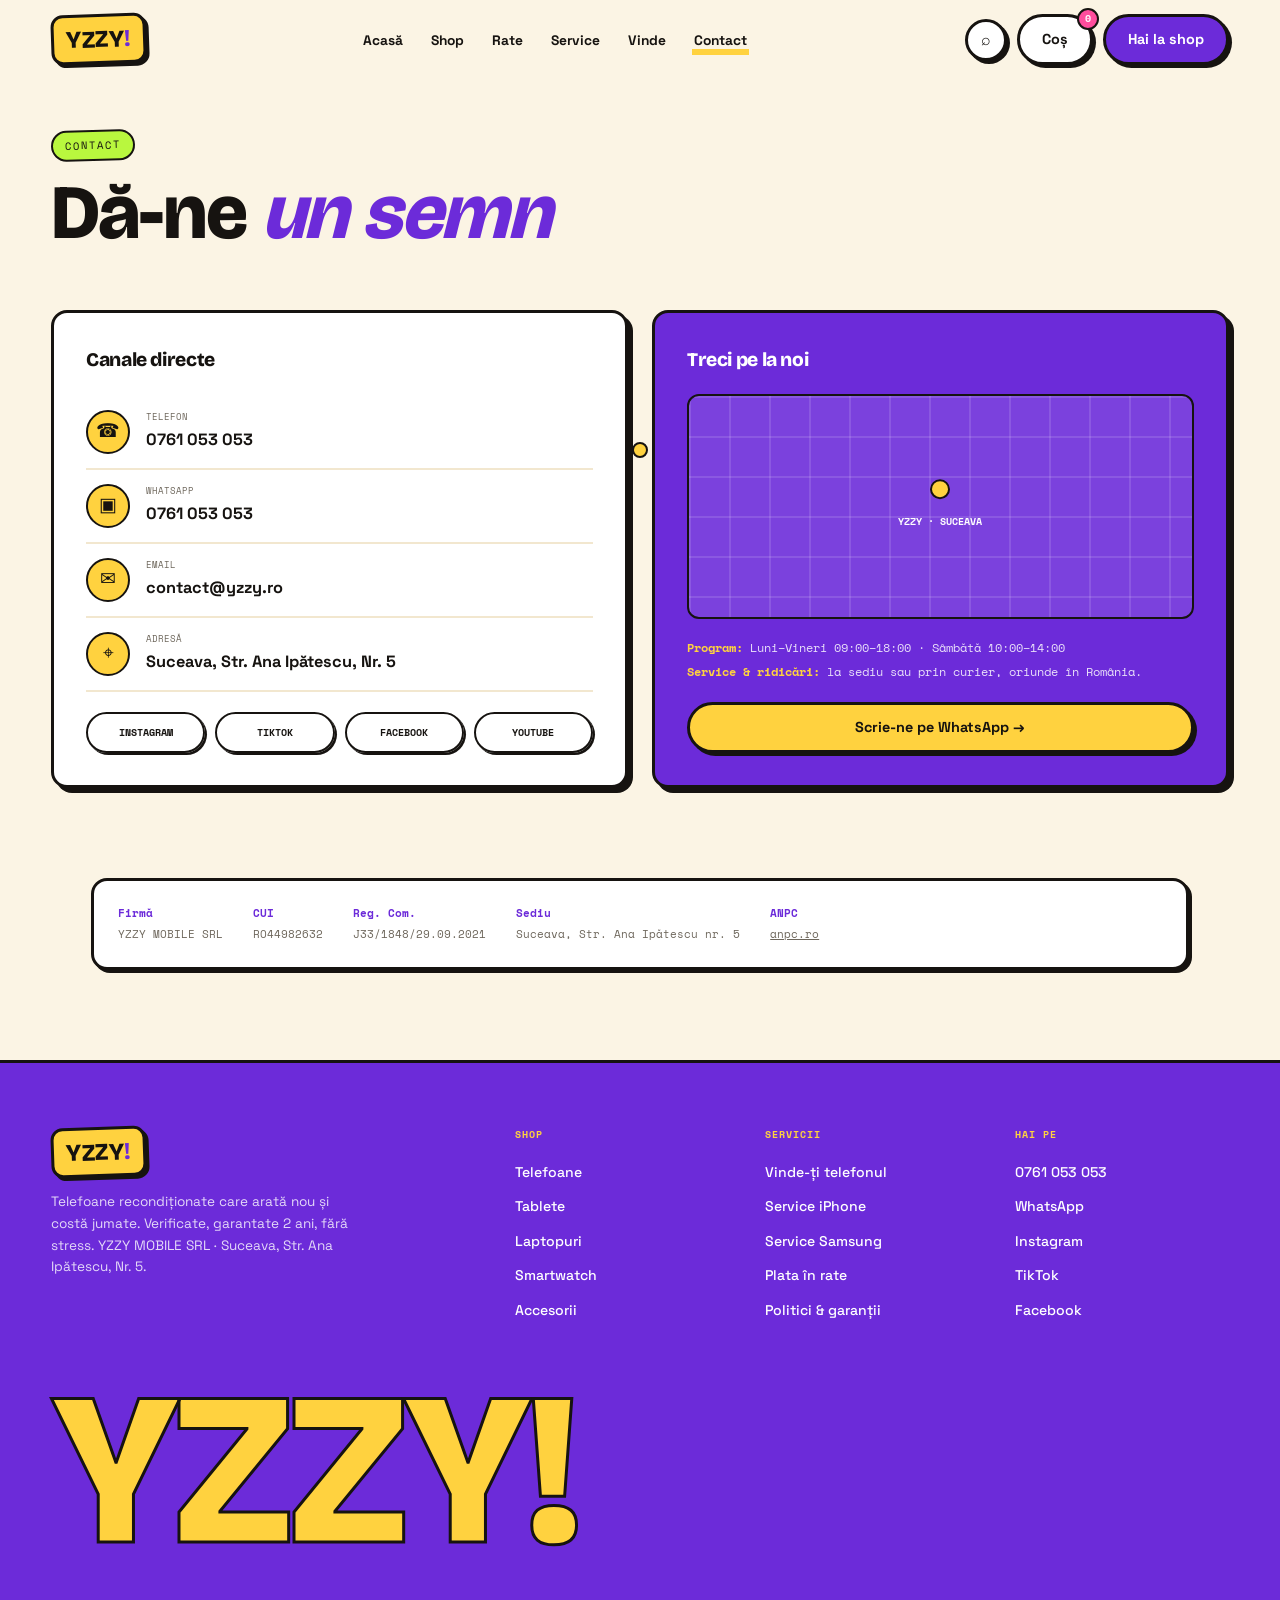
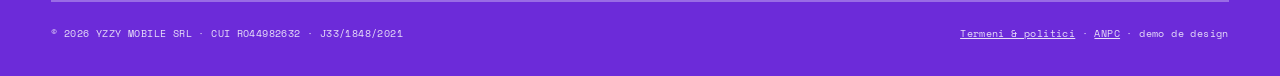
<file: contact.html>
<!DOCTYPE html>
<html lang="ro">
<head>
<meta charset="UTF-8">
<meta name="viewport" content="width=device-width, initial-scale=1.0">
<title>Contact — YZZY! · Suceava</title>
<meta name="description" content="Contactează YZZY: telefon 0761 053 053, WhatsApp, email, sediu în Suceava, Str. Ana Ipătescu nr. 5.">
<link rel="stylesheet" href="theme.css?v=1">
<style>
.ct-hero{padding:130px 4vw 40px}
.ct-hero h1{font-size:clamp(2.6rem,6vw,5rem)}
.ct-grid{display:grid;grid-template-columns:1fr 1fr;gap:24px;padding:20px 4vw 90px}
@media(max-width:900px){.ct-grid{grid-template-columns:1fr}}
.ct-card{background:#fff;border:var(--bd);border-radius:var(--radius);padding:32px;box-shadow:var(--shadow)}
.ct-card h3{font-family:var(--f-display);font-weight:800;font-size:1.2rem;margin-bottom:20px;letter-spacing:-.02em}
.ct-item{display:flex;gap:16px;align-items:center;padding:14px 0;border-bottom:2px solid var(--paper-2);text-decoration:none;color:var(--ink);transition:color .2s}
.ct-item:last-child{border-bottom:none}
.ct-item:hover{color:var(--violet)}
.ct-item .ic{width:44px;height:44px;border-radius:50%;background:var(--yellow);border:2px solid var(--ink);display:grid;place-items:center;font-size:1.2rem;flex:none}
.ct-item .lbl{font-family:var(--f-mono);font-size:.58rem;text-transform:uppercase;color:var(--muted);display:block;margin-bottom:2px}
.ct-item b{font-size:1.02rem;font-weight:700}
.socials{display:flex;gap:10px;margin-top:20px}
.socials a{flex:1;text-align:center;border:2px solid var(--ink);border-radius:100px;padding:11px;font-family:var(--f-mono);font-size:.6rem;font-weight:700;text-transform:uppercase;color:var(--ink);text-decoration:none;box-shadow:2px 2px 0 var(--ink);transition:transform .12s,box-shadow .12s,background .2s}
.socials a:hover{transform:translate(-2px,-2px);box-shadow:4px 4px 0 var(--ink);background:var(--yellow)}
.map-card{background:var(--violet);color:#fff;border:var(--bd);border-radius:var(--radius);padding:32px;display:flex;flex-direction:column;box-shadow:var(--shadow)}
.map-vis{flex:1;min-height:220px;border:2px solid var(--ink);border-radius:12px;background:rgba(255,255,255,.1);position:relative;margin-bottom:20px;overflow:hidden}
.map-vis::before{content:"";position:absolute;inset:0;background-image:linear-gradient(rgba(255,255,255,.12) 2px,transparent 2px),linear-gradient(90deg,rgba(255,255,255,.12) 2px,transparent 2px);background-size:40px 40px}
.map-pin{position:absolute;top:50%;left:50%;transform:translate(-50%,-50%);text-align:center}
.map-pin .dot{width:20px;height:20px;border-radius:50%;background:var(--yellow);border:2px solid var(--ink);margin:0 auto 8px}
.map-pin span{font-family:var(--f-mono);font-size:.6rem;font-weight:700;text-transform:uppercase}
.map-card h3{font-family:var(--f-display);font-weight:800;font-size:1.2rem;margin-bottom:18px;letter-spacing:-.02em}
.hours{font-family:var(--f-mono);font-size:.72rem;color:rgba(255,255,255,.85)}
.hours b{color:var(--yellow)}
.map-card .btn{background:var(--yellow);color:var(--ink)}
.legal-strip{padding:0 4vw 90px;max-width:1200px;margin:0 auto}
.legal-strip .lbox{background:#fff;border:var(--bd);border-radius:var(--radius);padding:24px;display:flex;gap:30px;flex-wrap:wrap;font-family:var(--f-mono);font-size:.66rem;color:var(--muted);box-shadow:var(--shadow-sm)}
.legal-strip .lbox b{color:var(--violet);display:block;margin-bottom:4px}
</style>
</head>
<body>
<nav id="nav"></nav>

<header class="ct-hero">
  <span class="sec-num" style="display:inline-block;margin-bottom:16px">CONTACT</span>
  <h1 class="display">Dă-ne <em class="violet">un semn</em></h1>
</header>

<div class="ct-grid">
  <div class="ct-card reveal">
    <h3>Canale directe</h3>
    <a class="ct-item" href="tel:0761053053"><span class="ic">☎</span><span><span class="lbl">Telefon</span><b>0761 053 053</b></span></a>
    <a class="ct-item" href="https://wa.me/+40761053053"><span class="ic">▣</span><span><span class="lbl">WhatsApp</span><b>0761 053 053</b></span></a>
    <a class="ct-item" href="mailto:contact@yzzy.ro"><span class="ic">✉</span><span><span class="lbl">Email</span><b>contact@yzzy.ro</b></span></a>
    <a class="ct-item" href="https://yzzy.ro/contact/" target="_blank" rel="noopener"><span class="ic">⌖</span><span><span class="lbl">Adresă</span><b>Suceava, Str. Ana Ipătescu, Nr. 5</b></span></a>
    <div class="socials">
      <a href="https://www.instagram.com/yzzy.ro/">Instagram</a>
      <a href="https://www.tiktok.com/@yzzy.ro">TikTok</a>
      <a href="https://www.facebook.com/yzzy.mobile">Facebook</a>
      <a href="https://www.youtube.com/@yzzy.mobile">YouTube</a>
    </div>
  </div>
  <div class="map-card reveal">
    <h3>Treci pe la noi</h3>
    <div class="map-vis"><div class="map-pin"><div class="dot"></div><span>YZZY · Suceava</span></div></div>
    <p class="hours"><b>Program:</b> Luni–Vineri 09:00–18:00 · Sâmbătă 10:00–14:00</p>
    <p class="hours" style="margin-top:6px"><b>Service & ridicări:</b> la sediu sau prin curier, oriunde în România.</p>
    <a class="btn" href="https://wa.me/+40761053053" style="margin-top:20px;justify-content:center">Scrie-ne pe WhatsApp →</a>
  </div>
</div>

<div class="legal-strip reveal">
  <div class="lbox">
    <div><b>Firmă</b>YZZY MOBILE SRL</div>
    <div><b>CUI</b>RO44982632</div>
    <div><b>Reg. Com.</b>J33/1848/29.09.2021</div>
    <div><b>Sediu</b>Suceava, Str. Ana Ipătescu nr. 5</div>
    <div><b>ANPC</b><a href="https://anpc.ro/" target="_blank" rel="noopener" style="color:var(--muted)">anpc.ro</a></div>
  </div>
</div>

<footer id="footer"></footer>

<script src="data/catalog.js?v=1"></script>
<script src="app.js?v=1"></script>
<script>
renderNav('contact.html');
renderFooter(document.getElementById('footer'));
initReveal();
</script>
</body>
</html>
</file>
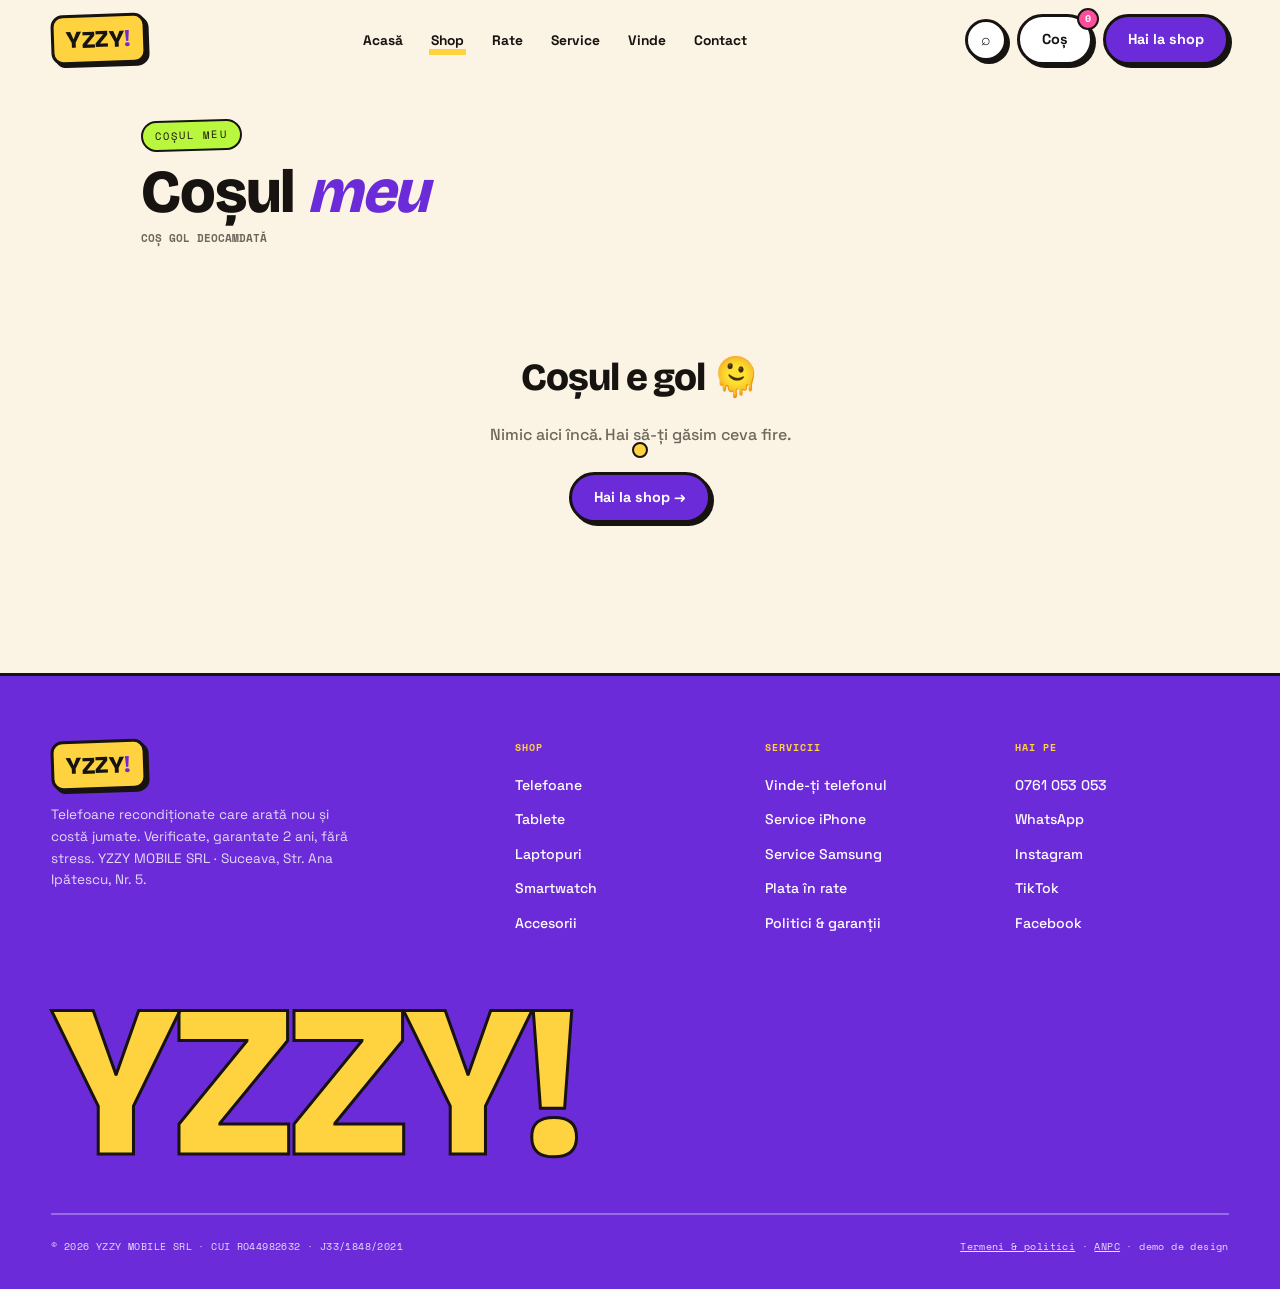
<file: cos.html>
<!DOCTYPE html>
<html lang="ro">
<head>
<meta charset="UTF-8">
<meta name="viewport" content="width=device-width, initial-scale=1.0">
<title>Coșul meu — YZZY!</title>
<link rel="stylesheet" href="theme.css?v=1">
<style>
.cos{padding:120px 4vw 90px;max-width:1100px;margin:0 auto}
.cos h1{font-size:clamp(2.2rem,5vw,3.8rem);margin-bottom:8px}
.cos-sub{font-family:var(--f-mono);font-size:.7rem;font-weight:700;text-transform:uppercase;color:var(--muted);margin-bottom:40px}
.cos-grid{display:grid;grid-template-columns:1fr 360px;gap:28px;align-items:start}
@media(max-width:900px){.cos-grid{grid-template-columns:1fr}}
.ci-item{display:grid;grid-template-columns:90px 1fr auto;gap:18px;align-items:center;background:#fff;border:var(--bd);border-radius:var(--radius);padding:16px;margin-bottom:14px;box-shadow:var(--shadow-sm)}
.ci-thumb{width:90px;height:90px;border:2px solid var(--ink);border-radius:12px;background:var(--paper-2);display:grid;place-items:center;padding:10px}
.ci-thumb img{max-width:100%;max-height:100%;object-fit:contain;mix-blend-mode:multiply}
.ci-info b{display:block;font-size:1rem;margin-bottom:4px;font-weight:700}
.ci-info .meta{font-family:var(--f-mono);font-size:.6rem;text-transform:uppercase;color:var(--muted)}
.ci-info .price{font-family:var(--f-display);font-weight:800;margin-top:8px;font-size:1.2rem;letter-spacing:-.02em}
.ci-right{display:flex;flex-direction:column;align-items:flex-end;gap:12px}
.ci-right .qty{display:flex;align-items:center;border:2px solid var(--ink);border-radius:100px;overflow:hidden;background:#fff}
.ci-right .qty button{width:34px;height:36px;background:none;border:none;color:var(--violet);cursor:none}
.ci-right .qty span{width:34px;text-align:center;font-family:var(--f-display);font-weight:800}
.ci-right .rm{background:none;border:none;color:var(--muted);font-family:var(--f-mono);font-size:.6rem;text-transform:uppercase;cursor:none}
.ci-right .rm:hover{color:var(--pink)}
.summary{background:#fff;border:var(--bd);border-radius:var(--radius);padding:26px;position:sticky;top:90px;box-shadow:var(--shadow)}
.summary h3{font-family:var(--f-display);font-weight:800;font-size:1.3rem;margin-bottom:18px;letter-spacing:-.02em}
.sum-row{display:flex;justify-content:space-between;padding:9px 0;font-size:.9rem;color:var(--muted)}
.sum-row.total{border-top:2px solid var(--ink);margin-top:8px;padding-top:16px;font-family:var(--f-display);font-weight:800;font-size:1.5rem;color:var(--ink);letter-spacing:-.03em}
.sum-row.total span:last-child{color:var(--violet)}
.sum-perks{margin:18px 0;display:flex;flex-direction:column;gap:8px}
.sum-perks div{font-family:var(--f-mono);font-size:.62rem;text-transform:uppercase;color:var(--muted)}
.sum-perks b{color:var(--violet)}
.empty-cos{text-align:center;padding:60px 0}
.empty-cos .big{font-family:var(--f-display);font-weight:800;font-size:2.4rem;margin-bottom:14px;letter-spacing:-.03em}
.rate-pills{display:flex;gap:6px;margin-top:14px;flex-wrap:wrap}
.rate-pills img{height:20px;background:#fff;border:2px solid var(--ink);border-radius:6px;padding:2px 6px}
</style>
</head>
<body>
<nav id="nav"></nav>

<main class="cos">
  <span class="sec-num" style="display:inline-block;margin-bottom:12px">COȘUL MEU</span>
  <h1 class="display">Coșul <em class="violet">meu</em></h1>
  <p class="cos-sub" id="ciCount">— produse</p>
  <div id="cosBody"></div>
</main>

<footer id="footer"></footer>

<script src="data/catalog.js?v=1"></script>
<script src="app.js?v=1"></script>
<script>
renderNav('catalog.html');
renderFooter(document.getElementById('footer'));

function render(){
  const body=document.getElementById('cosBody');
  const items=cart.map(it=>({...it,p:byId(it.id)})).filter(x=>x.p);
  document.getElementById('ciCount').textContent=items.length?`${items.reduce((s,i)=>s+i.qty,0)} produse — ține-te bine`:'Coș gol deocamdată';
  if(!items.length){
    body.innerHTML=`<div class="empty-cos"><div class="big">Coșul e gol 🫠</div>
      <p class="muted" style="margin-bottom:24px;font-weight:500">Nimic aici încă. Hai să-ți găsim ceva fire.</p>
      <a class="btn btn-violet" href="catalog.html">Hai la shop →</a></div>`;
    return;
  }
  const total=cartTotal();
  body.innerHTML=`<div class="cos-grid">
    <div id="ciList">${items.map(({p,qty})=>`
      <div class="ci-item" data-id="${p.id}">
        <a class="ci-thumb" href="produs.html?id=${p.id}"><img src="${p.thumb}" alt=""></a>
        <div class="ci-info">
          <b>${p.brand?p.brand+' ':''}${p.name}</b>
          <span class="meta">${p.condition} · garanție 2 ani</span>
          <span class="price">${fmtLei(p.price)}</span>
        </div>
        <div class="ci-right">
          <div class="qty"><button data-act="minus">−</button><span>${qty}</span><button data-act="plus">+</button></div>
          <button class="rm" data-act="rm">× scoate</button>
        </div>
      </div>`).join('')}</div>
    <aside class="summary">
      <h3>Total</h3>
      <div class="sum-row"><span>Subtotal (${items.reduce((s,i)=>s+i.qty,0)} produse)</span><span>${fmtLei(total)}</span></div>
      <div class="sum-row"><span>Livrare</span><span class="violet">Gratis · 24h</span></div>
      <div class="sum-row total"><span>De plată</span><span>${fmtLei(total)}</span></div>
      <div class="sum-perks">
        <div><b>✓</b> Garanție 2 ani inclusă</div>
        <div><b>✓</b> Retur gratuit 30 de zile</div>
        <div><b>✓</b> Plată în rate disponibilă</div>
      </div>
      <a class="btn btn-violet" href="plata.html" style="width:100%;justify-content:center">Finalizează →</a>
      <div class="rate-pills">
        <img src="https://yzzy.ro/wp-content/uploads/2025/02/logo-unicredit-contrast-alb-2.jpg" alt="UniCredit">
        <img src="https://yzzy.ro/wp-content/uploads/2025/02/Logo-Smart-by-BT-Direct-1-300x115.webp" alt="Smart by BT">
        <img src="https://yzzy.ro/wp-content/uploads/2025/06/LP-logo-small-300x86.png" alt="LeanPay">
        <img src="https://yzzy.ro/wp-content/uploads/2025/02/tbi-bank-logo.webp" alt="TBI">
      </div>
    </aside>
  </div>`;
  document.getElementById('ciList').addEventListener('click',e=>{
    const btn=e.target.closest('[data-act]');if(!btn)return;
    const id=btn.closest('.ci-item').dataset.id,it=cart.find(x=>x.id===id);if(!it)return;
    if(btn.dataset.act==='plus')setQty(id,it.qty+1);
    else if(btn.dataset.act==='minus')setQty(id,it.qty-1);
    else setQty(id,0);
    render();
  });
}
render();
</script>
</body>
</html>
</file>
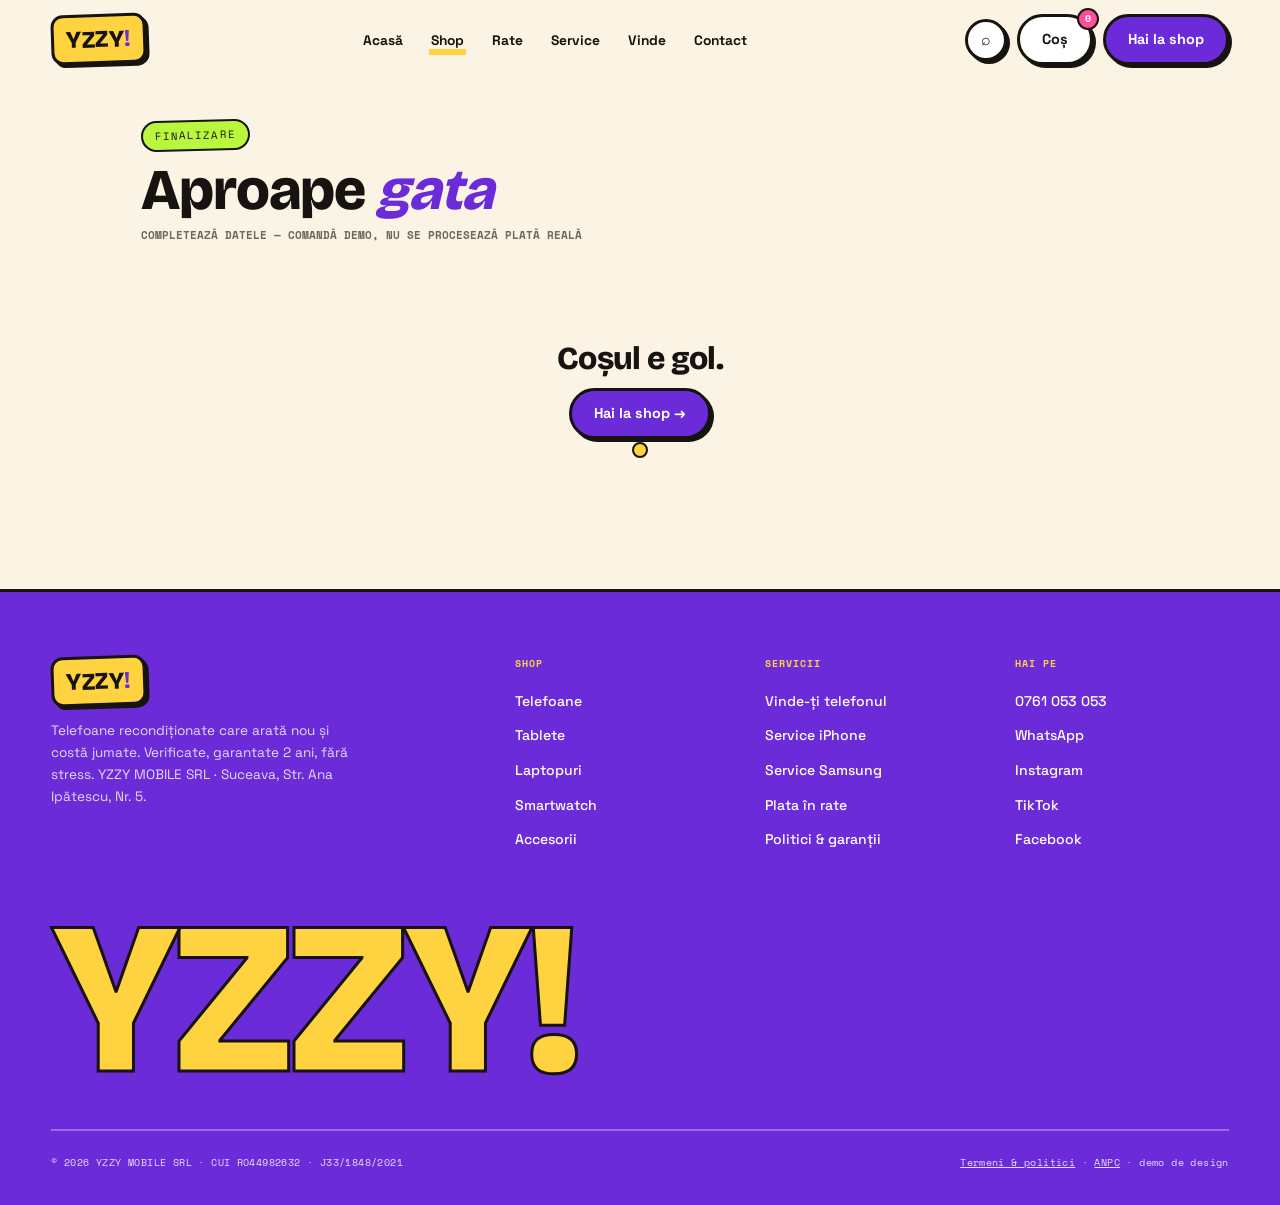
<file: plata.html>
<!DOCTYPE html>
<html lang="ro">
<head>
<meta charset="UTF-8">
<meta name="viewport" content="width=device-width, initial-scale=1.0">
<title>Finalizează — YZZY!</title>
<link rel="stylesheet" href="theme.css?v=1">
<style>
.pay{padding:120px 4vw 90px;max-width:1100px;margin:0 auto}
.pay h1{font-size:clamp(2rem,5vw,3.6rem);margin-bottom:8px}
.pay-sub{font-family:var(--f-mono);font-size:.7rem;font-weight:700;text-transform:uppercase;color:var(--muted);margin-bottom:40px}
.pay-grid{display:grid;grid-template-columns:1fr 380px;gap:28px;align-items:start}
@media(max-width:900px){.pay-grid{grid-template-columns:1fr}}
.fieldset{background:#fff;border:var(--bd);border-radius:var(--radius);padding:26px;margin-bottom:18px;box-shadow:var(--shadow-sm)}
.fieldset h3{font-family:var(--f-display);font-weight:800;font-size:1.1rem;margin-bottom:6px;display:flex;align-items:center;gap:10px;letter-spacing:-.02em}
.fieldset h3 .step{width:28px;height:28px;border-radius:50%;background:var(--violet);color:#fff;border:2px solid var(--ink);display:grid;place-items:center;font-size:.8rem;font-family:var(--f-display);font-weight:800}
.fieldset p.hint{font-family:var(--f-mono);font-size:.6rem;text-transform:uppercase;color:var(--muted);margin-bottom:18px}
.frow{display:grid;grid-template-columns:1fr 1fr;gap:12px;margin-bottom:12px}
.frow.one{grid-template-columns:1fr}
label{display:block;font-family:var(--f-mono);font-size:.58rem;text-transform:uppercase;color:var(--muted);margin-bottom:6px}
input,select{width:100%;background:var(--paper);border:2px solid var(--ink);color:var(--ink);font-family:var(--f-text);font-size:.92rem;font-weight:500;padding:12px 14px;border-radius:10px;outline:none;transition:background .2s,box-shadow .2s}
input:focus,select:focus{background:#fff;box-shadow:3px 3px 0 var(--ink)}
.pay-methods{display:flex;flex-direction:column;gap:10px}
.pm{display:flex;align-items:center;gap:14px;border:2px solid var(--ink);border-radius:12px;padding:14px 16px;cursor:none;background:#fff;transition:background .2s,box-shadow .12s,transform .12s}
.pm:hover{box-shadow:3px 3px 0 var(--ink);transform:translate(-1px,-1px)}
.pm.active{background:var(--yellow)}
.pm input{width:auto}
.pm .pm-label{flex:1}
.pm .pm-label b{display:block;font-size:.94rem;font-weight:700}
.pm .pm-label span{font-family:var(--f-mono);font-size:.58rem;text-transform:uppercase;color:var(--muted)}
.rate-detail{display:none;padding:16px;background:var(--paper-2);border:2px solid var(--ink);border-radius:10px;margin-top:8px}
.rate-detail.show{display:block}
.rate-detail .partners{display:grid;grid-template-columns:repeat(4,1fr);gap:8px;margin-bottom:14px}
.rate-detail .partners a{background:#fff;border:2px solid var(--ink);border-radius:8px;padding:10px;display:grid;place-items:center;min-height:50px;transition:transform .12s,box-shadow .12s}
.rate-detail .partners a:hover{transform:translate(-1px,-1px);box-shadow:3px 3px 0 var(--ink)}
.rate-detail .partners img{max-height:26px;max-width:100%}
.rate-months{display:flex;gap:8px;margin:10px 0;flex-wrap:wrap}
.rate-months button{font-family:var(--f-mono);font-size:.66rem;font-weight:700;padding:8px 14px;border-radius:100px;border:2px solid var(--ink);background:#fff;color:var(--ink);cursor:none}
.rate-months button.active{background:var(--violet);color:#fff}
.rate-out{font-family:var(--f-display);font-weight:800;color:var(--violet);font-size:1.5rem;letter-spacing:-.02em}
.pass{background:#fff;border:var(--bd);border-radius:var(--radius);overflow:hidden;position:sticky;top:90px;box-shadow:var(--shadow)}
.pass-head{background:var(--violet);color:#fff;padding:18px 22px;display:flex;justify-content:space-between;align-items:center}
.pass-head b{font-family:var(--f-display);font-weight:800;font-size:1rem;letter-spacing:-.02em}
.pass-head .code{font-family:var(--f-mono);font-size:.62rem;color:var(--yellow)}
.pass-body{padding:22px}
.pass-item{display:flex;justify-content:space-between;gap:12px;padding:8px 0;font-size:.84rem;color:var(--muted);border-bottom:2px solid var(--paper-2)}
.pass-item:last-of-type{border-bottom:none}
.pass-item b{color:var(--ink);font-weight:600}
.pass-item .q{font-family:var(--f-mono);font-size:.6rem;color:var(--violet)}
.pass-total{display:flex;justify-content:space-between;border-top:2px solid var(--ink);margin-top:10px;padding-top:16px;font-family:var(--f-display);font-weight:800;font-size:1.5rem;letter-spacing:-.03em}
.pass-total span:last-child{color:var(--violet)}
.note{font-family:var(--f-mono);font-size:.56rem;text-transform:uppercase;color:var(--muted);text-align:center;margin-top:14px;line-height:1.6}
.confirm{display:none;text-align:center;padding:40px 0}
.confirm.show{display:block}
.confirm .tick{width:88px;height:88px;border-radius:50%;background:var(--lime);color:var(--ink);border:var(--bd);display:grid;place-items:center;font-size:2.6rem;margin:0 auto 24px;font-family:var(--f-display);box-shadow:var(--shadow);transform:rotate(-3deg)}
.confirm h2{font-size:clamp(2rem,5vw,3.4rem);margin-bottom:12px}
.confirm p{color:var(--muted);max-width:420px;margin:0 auto 8px;font-weight:500}
.confirm .pnr{font-family:var(--f-display);font-weight:800;color:var(--violet);font-size:1.8rem;margin:18px 0;letter-spacing:-.02em}
</style>
</head>
<body>
<nav id="nav"></nav>

<main class="pay">
  <span class="sec-num" style="display:inline-block;margin-bottom:12px">FINALIZARE</span>
  <h1 class="display" id="payTitle">Aproape <em class="violet">gata</em></h1>
  <p class="pay-sub" id="paySub">Completează datele — comandă demo, nu se procesează plată reală</p>
  <div id="payBody"></div>
</main>

<footer id="footer"></footer>

<script src="data/catalog.js?v=1"></script>
<script src="app.js?v=1"></script>
<script>
renderNav('catalog.html');
renderFooter(document.getElementById('footer'));

const items=cart.map(it=>({...it,p:byId(it.id)})).filter(x=>x.p);
const body=document.getElementById('payBody');

if(!items.length){
  body.innerHTML=`<div style="text-align:center;padding:60px 0">
    <p class="display" style="font-size:2rem;margin-bottom:14px">Coșul e gol.</p>
    <a class="btn btn-violet" href="catalog.html">Hai la shop →</a></div>`;
}else{
  const total=cartTotal();
  body.innerHTML=`<div class="pay-grid">
    <div>
      <div class="fieldset">
        <h3><span class="step">1</span> Cine ești</h3>
        <p class="hint">Cui îi livrăm comanda</p>
        <div class="frow"><div><label>Nume</label><input id="fNume" placeholder="Andrei"></div><div><label>Prenume</label><input id="fPren" placeholder="Popescu"></div></div>
        <div class="frow"><div><label>Email</label><input id="fMail" type="email" placeholder="andrei@email.ro"></div><div><label>Telefon</label><input id="fTel" placeholder="07xx xxx xxx"></div></div>
      </div>
      <div class="fieldset">
        <h3><span class="step">2</span> Unde ajunge</h3>
        <p class="hint">Adresa de livrare</p>
        <div class="frow one"><div><label>Adresă</label><input id="fAdr" placeholder="Str. Exemplu nr. 10, bl. A, ap. 5"></div></div>
        <div class="frow"><div><label>Oraș</label><input id="fOras" placeholder="Suceava"></div><div><label>Județ</label><input id="fJud" placeholder="Suceava"></div></div>
      </div>
      <div class="fieldset">
        <h3><span class="step">3</span> Cum plătești</h3>
        <p class="hint">Alege metoda</p>
        <div class="pay-methods">
          <label class="pm active"><input type="radio" name="pm" value="card" checked><span class="pm-label"><b>Card online</b><span>Plată securizată Netopia</span></span></label>
          <label class="pm"><input type="radio" name="pm" value="ramburs"><span class="pm-label"><b>Ramburs la livrare</b><span>Plătești curierului</span></span></label>
          <label class="pm" id="pmRate"><input type="radio" name="pm" value="rate"><span class="pm-label"><b>Rate? Easy.</b><span>Aprobare în câteva minute, 100% online</span></span></label>
        </div>
        <div class="rate-detail" id="rateDetail">
          <p class="hint">Alege finanțatorul (te ducem pe pagina lui)</p>
          <div class="partners">
            <a href="https://yzzy.ro/credit-100-online-prin-unicredit-consumer-financing/" target="_blank" rel="noopener"><img src="https://yzzy.ro/wp-content/uploads/2025/02/logo-unicredit-contrast-alb-2.jpg" alt="UniCredit"></a>
            <a href="https://yzzy.ro/" target="_blank" rel="noopener"><img src="https://yzzy.ro/wp-content/uploads/2025/02/Logo-Smart-by-BT-Direct-1-300x115.webp" alt="Smart by BT"></a>
            <a href="https://yzzy.ro/regulament-leanpay/" target="_blank" rel="noopener"><img src="https://yzzy.ro/wp-content/uploads/2025/06/LP-logo-small-300x86.png" alt="LeanPay"></a>
            <a href="https://yzzy.ro/" target="_blank" rel="noopener"><img src="https://yzzy.ro/wp-content/uploads/2025/02/tbi-bank-logo.webp" alt="TBI Bank"></a>
          </div>
          <div class="rate-months" id="rateMonths"></div>
          <div>Cost împărțit la rate: <span class="rate-out" id="rateOut"></span> <span class="muted mono" style="font-size:.6rem">/lună · estimare orientativă*</span></div>
          <p class="muted mono" style="font-size:.54rem;margin-top:8px;line-height:1.5">* Prețul împărțit la numărul de rate. Rata reală include dobânda și DAE stabilite de finanțator (ex. UniCredit: dobândă fixă 11–25%/an, DAE 14,93–46,01%).</p>
        </div>
      </div>
    </div>
    <aside class="pass">
      <div class="pass-head"><b>Comanda ta</b><span class="code">YZZY! · 2026</span></div>
      <div class="pass-body">
        ${items.map(({p,qty})=>`<div class="pass-item"><b>${p.brand?p.brand+' ':''}${p.name}</b><span><span class="q">×${qty}</span> ${fmtLei(p.price*qty)}</span></div>`).join('')}
        <div class="pass-item"><span>Livrare</span><b class="violet">Gratis · 24h</b></div>
        <div class="pass-total"><span>Total</span><span>${fmtLei(total)}</span></div>
        <button class="btn btn-violet" id="placeBtn" style="width:100%;justify-content:center;margin-top:18px">Trimite comanda →</button>
        <p class="note">Demo de design.<br>Comanda reală se procesează pe platforma YZZY.</p>
      </div>
    </aside>
  </div>`;

  document.querySelectorAll('.pm input').forEach(r=>r.addEventListener('change',()=>{
    document.querySelectorAll('.pm').forEach(x=>x.classList.remove('active'));
    r.closest('.pm').classList.add('active');
    document.getElementById('rateDetail').classList.toggle('show',r.value==='rate');
  }));
  const months=[6,12,18,24,36];
  document.getElementById('rateMonths').innerHTML=months.map((m,i)=>`<button class="${i===1?'active':''}" data-m="${m}">${m} rate</button>`).join('');
  const calcRate=m=>document.getElementById('rateOut').textContent=fmtLei(Math.round(total/m));
  calcRate(12);
  document.getElementById('rateMonths').addEventListener('click',e=>{
    const b=e.target.closest('[data-m]');if(!b)return;
    document.querySelectorAll('#rateMonths button').forEach(x=>x.classList.remove('active'));
    b.classList.add('active');calcRate(+b.dataset.m);
  });
  document.getElementById('placeBtn').addEventListener('click',()=>{
    const nume=document.getElementById('fNume').value.trim();
    if(!nume){toast('<b>!</b> Completează numele');document.getElementById('fNume').focus();return;}
    const pnr='YZ'+Math.abs(total*7%99999).toString().padStart(5,'0');
    cart=[];saveCart();updateCartBadge();
    document.getElementById('payTitle').innerHTML='Gata, <em class="violet">e fire!</em>';
    document.getElementById('paySub').textContent='Mulțumim! Comanda ta e pe drum.';
    body.innerHTML=`<div class="confirm show">
      <div class="tick">✓</div>
      <h2 class="display">Bravo, ${nume}! 🎉</h2>
      <p>Comanda ta a fost înregistrată. Vei primi un email cu detaliile și ai garanție 2 ani la fiecare produs.</p>
      <div class="pnr">COD COMANDĂ · ${pnr}</div>
      <p class="muted mono" style="font-size:.6rem">Aceasta este o comandă demo. Pe site-ul real, plata se procesează prin Netopia / partenerii de rate.</p>
      <div style="margin-top:26px"><a class="btn btn-violet" href="catalog.html">Înapoi la shop →</a></div>
    </div>`;
    scrollTo({top:0,behavior:'smooth'});
  });
}
</script>
</body>
</html>
</file>
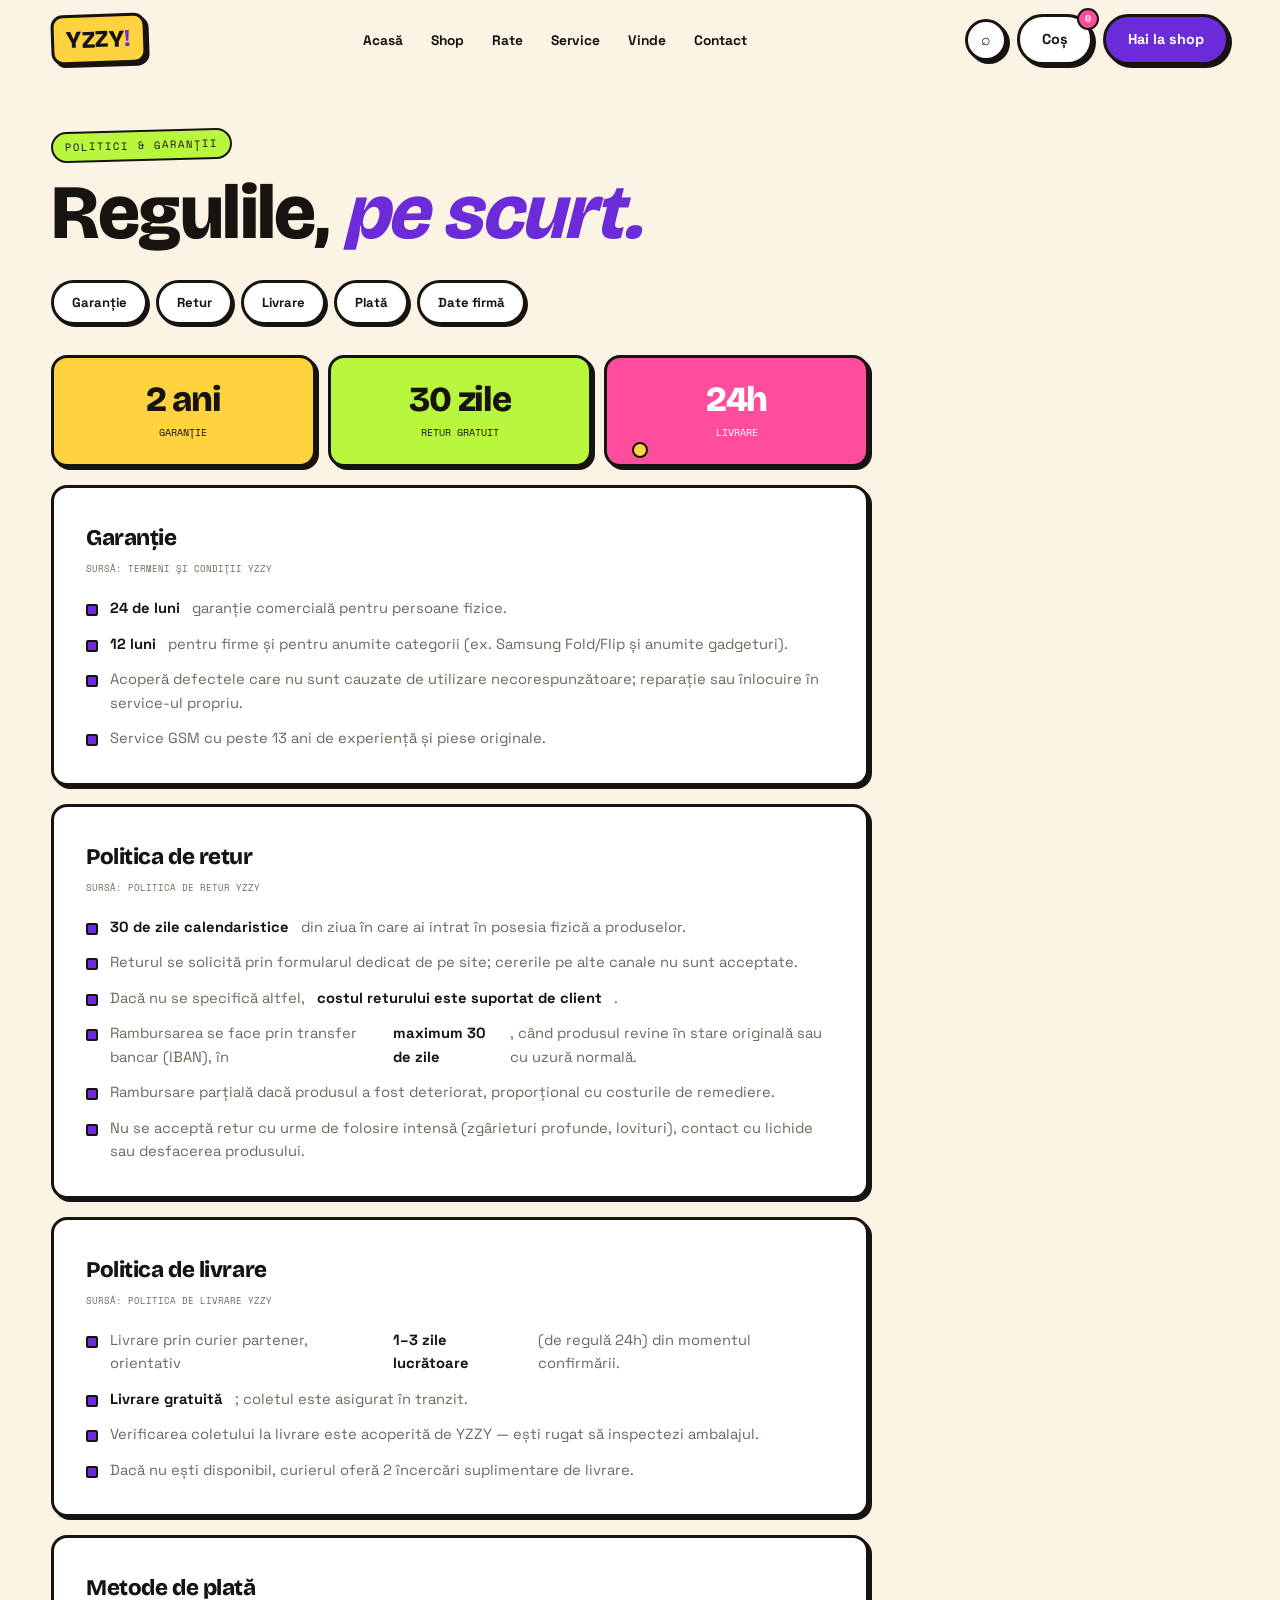
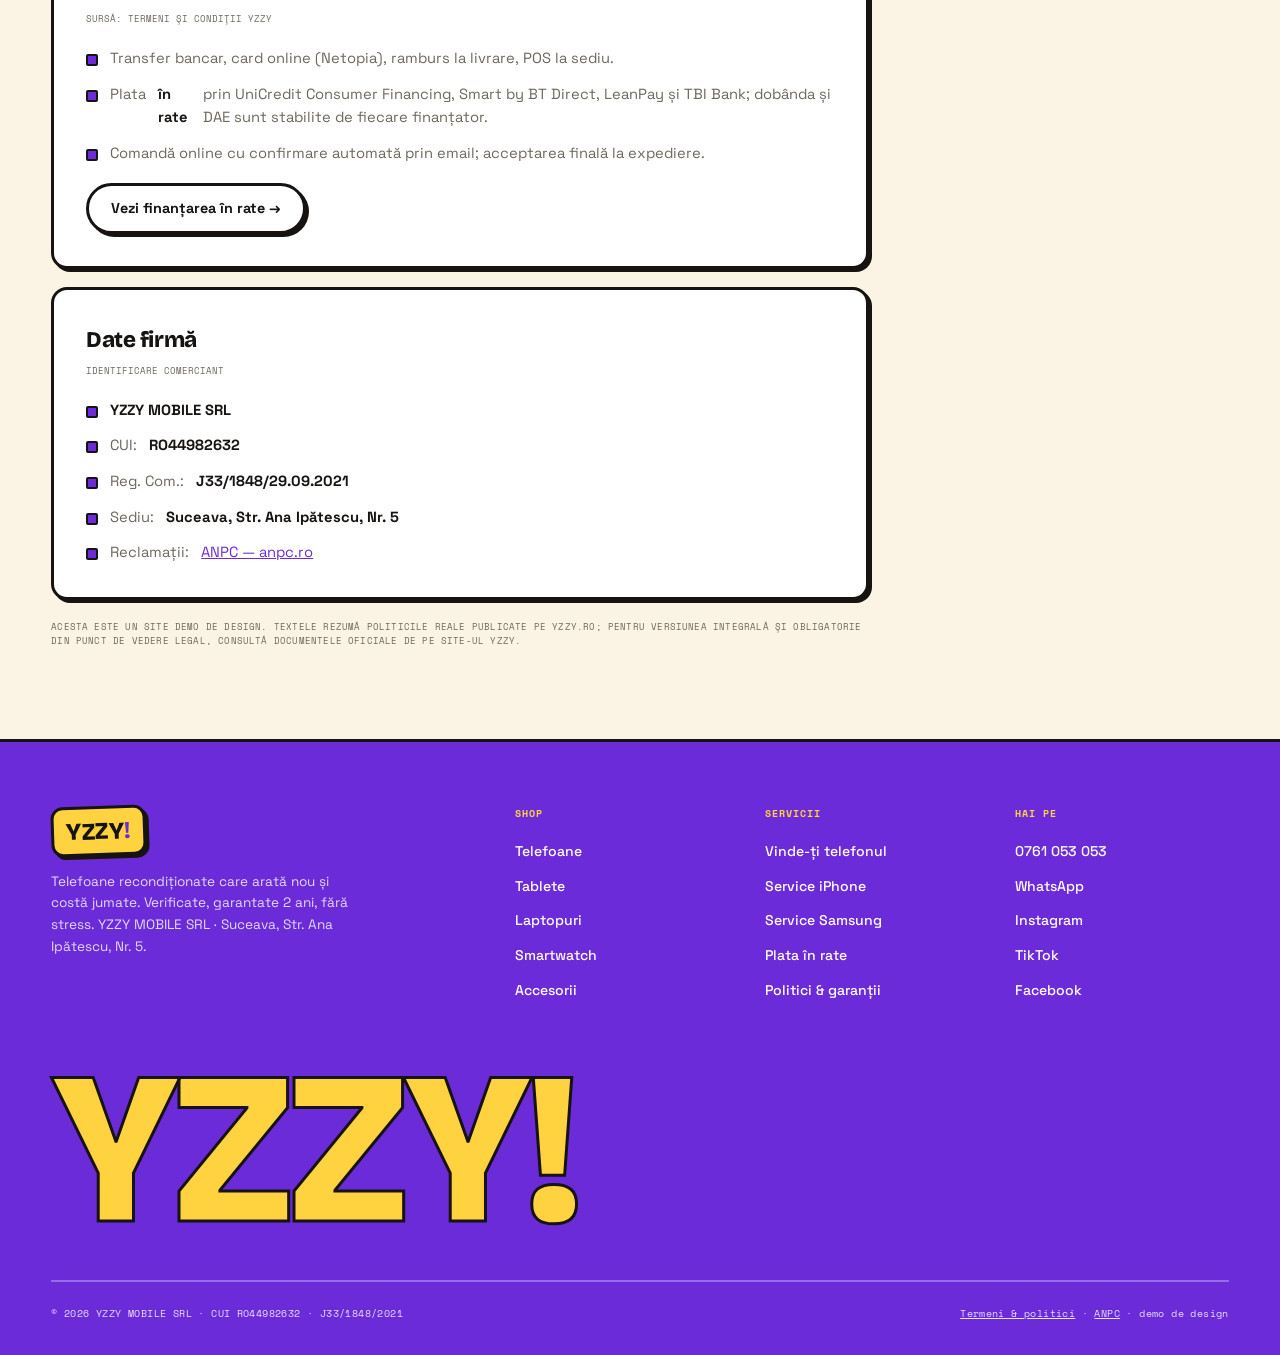
<file: politici.html>
<!DOCTYPE html>
<html lang="ro">
<head>
<meta charset="UTF-8">
<meta name="viewport" content="width=device-width, initial-scale=1.0">
<title>Politici & garanții — YZZY!</title>
<meta name="description" content="Garanție 2 ani, retur 30 de zile, livrare 24h. Termenii, politica de retur și de livrare YZZY, pe scurt.">
<link rel="stylesheet" href="theme.css?v=1">
<style>
.pol-hero{padding:130px 4vw 30px}
.pol-hero h1{font-size:clamp(2.6rem,6vw,4.8rem)}
.pol-nav{display:flex;gap:8px;padding:0 4vw 30px;flex-wrap:wrap}
.pol-body{padding:0 4vw 90px;max-width:920px}
.pol-sec{background:#fff;border:var(--bd);border-radius:var(--radius);padding:32px;margin-bottom:18px;scroll-margin-top:90px;box-shadow:var(--shadow-sm)}
.pol-sec h2{font-family:var(--f-display);font-weight:800;font-size:1.4rem;margin-bottom:6px;letter-spacing:-.02em}
.pol-sec .src{font-family:var(--f-mono);font-size:.58rem;text-transform:uppercase;color:var(--muted);margin-bottom:20px}
.pol-sec ul{list-style:none;display:flex;flex-direction:column;gap:12px}
.pol-sec li{display:flex;gap:12px;color:var(--muted);font-size:.92rem;line-height:1.6}
.pol-sec li::before{content:"";width:8px;height:8px;background:var(--violet);flex:none;margin-top:7px;border:2px solid var(--ink);border-radius:2px}
.pol-sec li b{color:var(--ink);font-weight:700}
.warranty-band{display:grid;grid-template-columns:repeat(3,1fr);gap:12px;margin-bottom:18px}
@media(max-width:760px){.warranty-band{grid-template-columns:1fr}}
.wb{border:var(--bd);border-radius:var(--radius);padding:24px;text-align:center;box-shadow:var(--shadow-sm)}
.wb:nth-child(1){background:var(--yellow)}.wb:nth-child(2){background:var(--lime)}.wb:nth-child(3){background:var(--pink);color:#fff}
.wb b{font-family:var(--f-display);font-weight:800;font-size:2.2rem;display:block;line-height:1;letter-spacing:-.03em}
.wb span{font-family:var(--f-mono);font-size:.6rem;text-transform:uppercase;display:block;margin-top:8px}
</style>
</head>
<body>
<nav id="nav"></nav>

<header class="pol-hero">
  <span class="sec-num" style="display:inline-block;margin-bottom:16px">POLITICI & GARANȚII</span>
  <h1 class="display">Regulile, <em class="violet">pe scurt.</em></h1>
</header>

<div class="pol-nav">
  <a class="pill" href="#garantie">Garanție</a>
  <a class="pill" href="#retur">Retur</a>
  <a class="pill" href="#livrare">Livrare</a>
  <a class="pill" href="#plata">Plată</a>
  <a class="pill" href="#firma">Date firmă</a>
</div>

<main class="pol-body">
  <div class="warranty-band reveal">
    <div class="wb"><b>2 ani</b><span>garanție</span></div>
    <div class="wb"><b>30 zile</b><span>retur gratuit</span></div>
    <div class="wb"><b>24h</b><span>livrare</span></div>
  </div>

  <section class="pol-sec reveal" id="garantie">
    <h2>Garanție</h2>
    <p class="src">Sursă: Termeni și condiții YZZY</p>
    <ul>
      <li><b>24 de luni</b> garanție comercială pentru persoane fizice.</li>
      <li><b>12 luni</b> pentru firme și pentru anumite categorii (ex. Samsung Fold/Flip și anumite gadgeturi).</li>
      <li>Acoperă defectele care nu sunt cauzate de utilizare necorespunzătoare; reparație sau înlocuire în service-ul propriu.</li>
      <li>Service GSM cu peste 13 ani de experiență și piese originale.</li>
    </ul>
  </section>

  <section class="pol-sec reveal" id="retur">
    <h2>Politica de retur</h2>
    <p class="src">Sursă: Politica de retur YZZY</p>
    <ul>
      <li><b>30 de zile calendaristice</b> din ziua în care ai intrat în posesia fizică a produselor.</li>
      <li>Returul se solicită prin formularul dedicat de pe site; cererile pe alte canale nu sunt acceptate.</li>
      <li>Dacă nu se specifică altfel, <b>costul returului este suportat de client</b>.</li>
      <li>Rambursarea se face prin transfer bancar (IBAN), în <b>maximum 30 de zile</b>, când produsul revine în stare originală sau cu uzură normală.</li>
      <li>Rambursare parțială dacă produsul a fost deteriorat, proporțional cu costurile de remediere.</li>
      <li>Nu se acceptă retur cu urme de folosire intensă (zgârieturi profunde, lovituri), contact cu lichide sau desfacerea produsului.</li>
    </ul>
  </section>

  <section class="pol-sec reveal" id="livrare">
    <h2>Politica de livrare</h2>
    <p class="src">Sursă: Politica de livrare YZZY</p>
    <ul>
      <li>Livrare prin curier partener, orientativ <b>1–3 zile lucrătoare</b> (de regulă 24h) din momentul confirmării.</li>
      <li><b>Livrare gratuită</b>; coletul este asigurat în tranzit.</li>
      <li>Verificarea coletului la livrare este acoperită de YZZY — ești rugat să inspectezi ambalajul.</li>
      <li>Dacă nu ești disponibil, curierul oferă 2 încercări suplimentare de livrare.</li>
    </ul>
  </section>

  <section class="pol-sec reveal" id="plata">
    <h2>Metode de plată</h2>
    <p class="src">Sursă: Termeni și condiții YZZY</p>
    <ul>
      <li>Transfer bancar, card online (Netopia), ramburs la livrare, POS la sediu.</li>
      <li>Plata <b>în rate</b> prin UniCredit Consumer Financing, Smart by BT Direct, LeanPay și TBI Bank; dobânda și DAE sunt stabilite de fiecare finanțator.</li>
      <li>Comandă online cu confirmare automată prin email; acceptarea finală la expediere.</li>
    </ul>
    <a class="btn btn-white" href="rate.html" style="margin-top:18px">Vezi finanțarea în rate →</a>
  </section>

  <section class="pol-sec reveal" id="firma">
    <h2>Date firmă</h2>
    <p class="src">Identificare comerciant</p>
    <ul>
      <li><b>YZZY MOBILE SRL</b></li>
      <li>CUI: <b>RO44982632</b></li>
      <li>Reg. Com.: <b>J33/1848/29.09.2021</b></li>
      <li>Sediu: <b>Suceava, Str. Ana Ipătescu, Nr. 5</b></li>
      <li>Reclamații: <a href="https://anpc.ro/" target="_blank" rel="noopener" style="color:var(--violet)">ANPC — anpc.ro</a></li>
    </ul>
  </section>

  <p class="muted mono" style="font-size:.58rem;margin-top:20px">Acesta este un site demo de design. Textele rezumă politicile reale publicate pe yzzy.ro; pentru versiunea integrală și obligatorie din punct de vedere legal, consultă documentele oficiale de pe site-ul YZZY.</p>
</main>

<footer id="footer"></footer>

<script src="data/catalog.js?v=1"></script>
<script src="app.js?v=1"></script>
<script>
renderNav('');
renderFooter(document.getElementById('footer'));
initReveal();
if(location.hash){const t=document.querySelector(location.hash);if(t)setTimeout(()=>t.scrollIntoView({behavior:'smooth'}),150)}
</script>
</body>
</html>
</file>
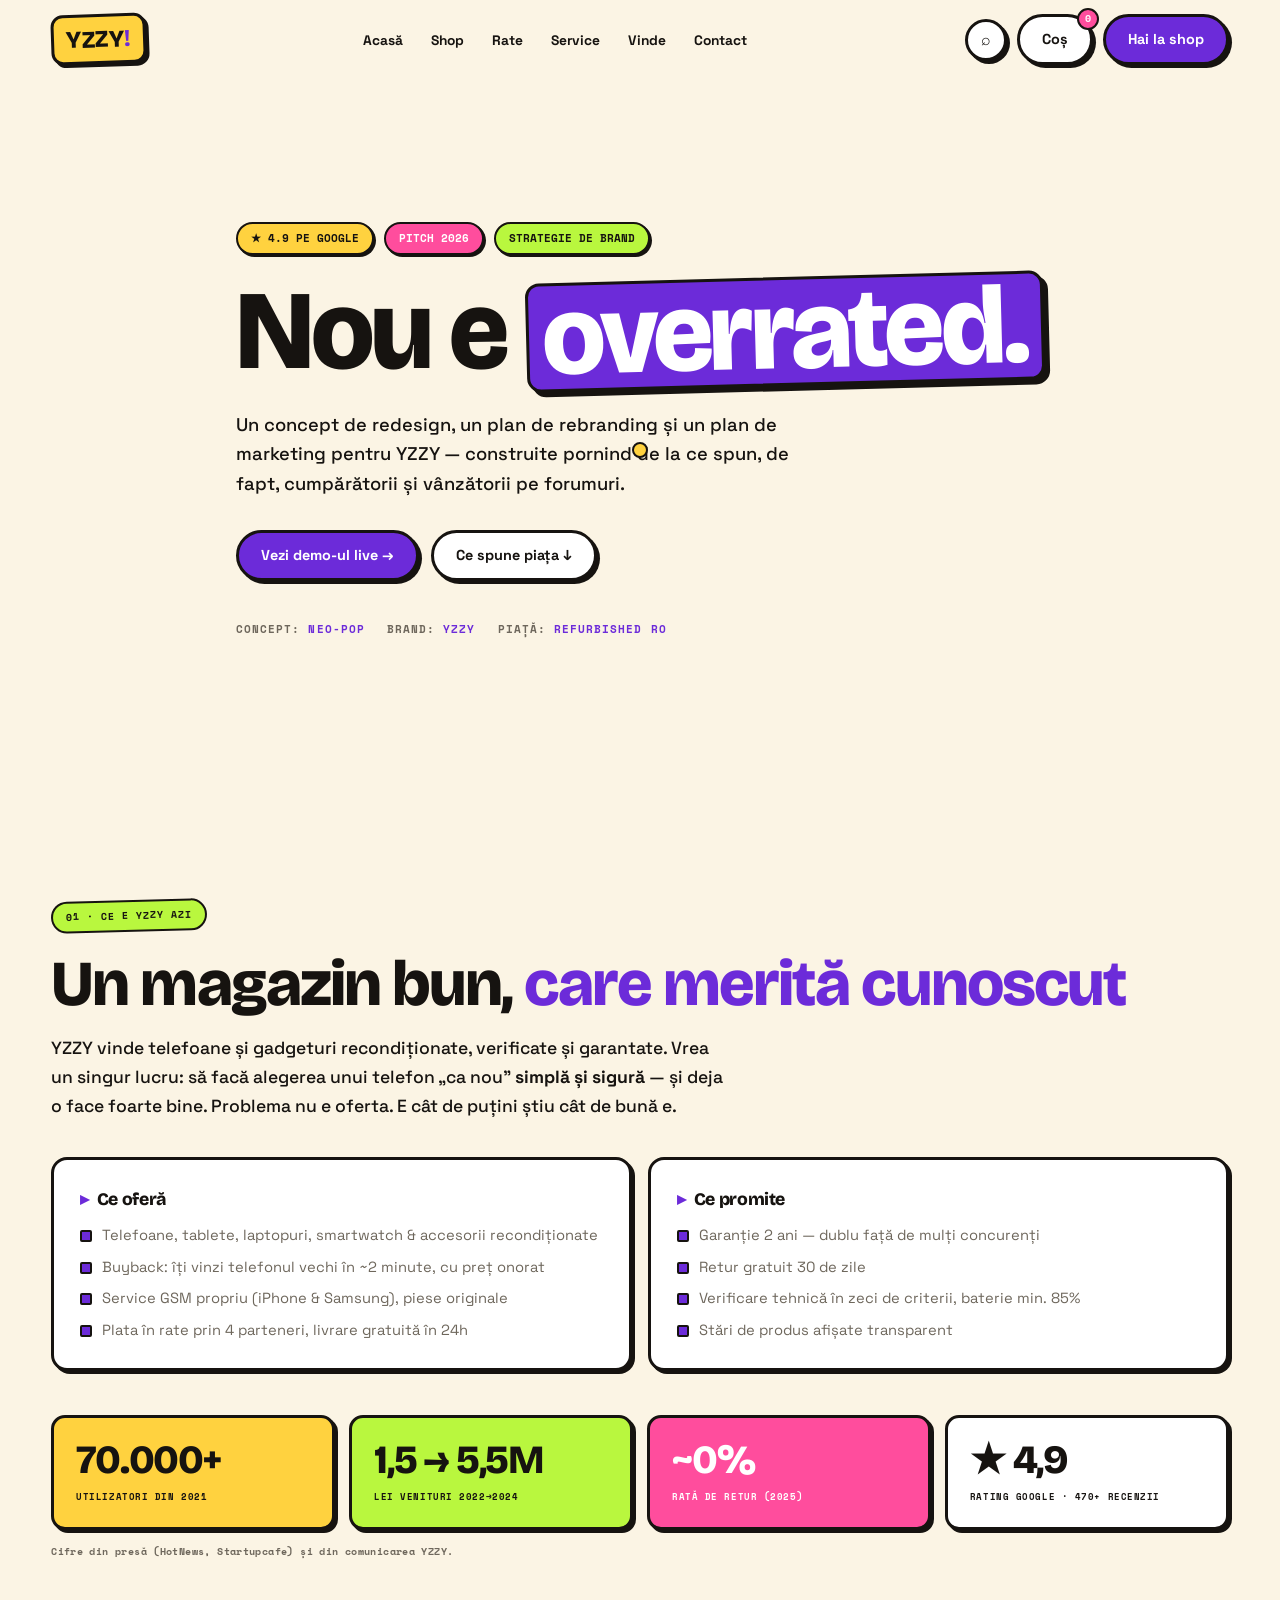
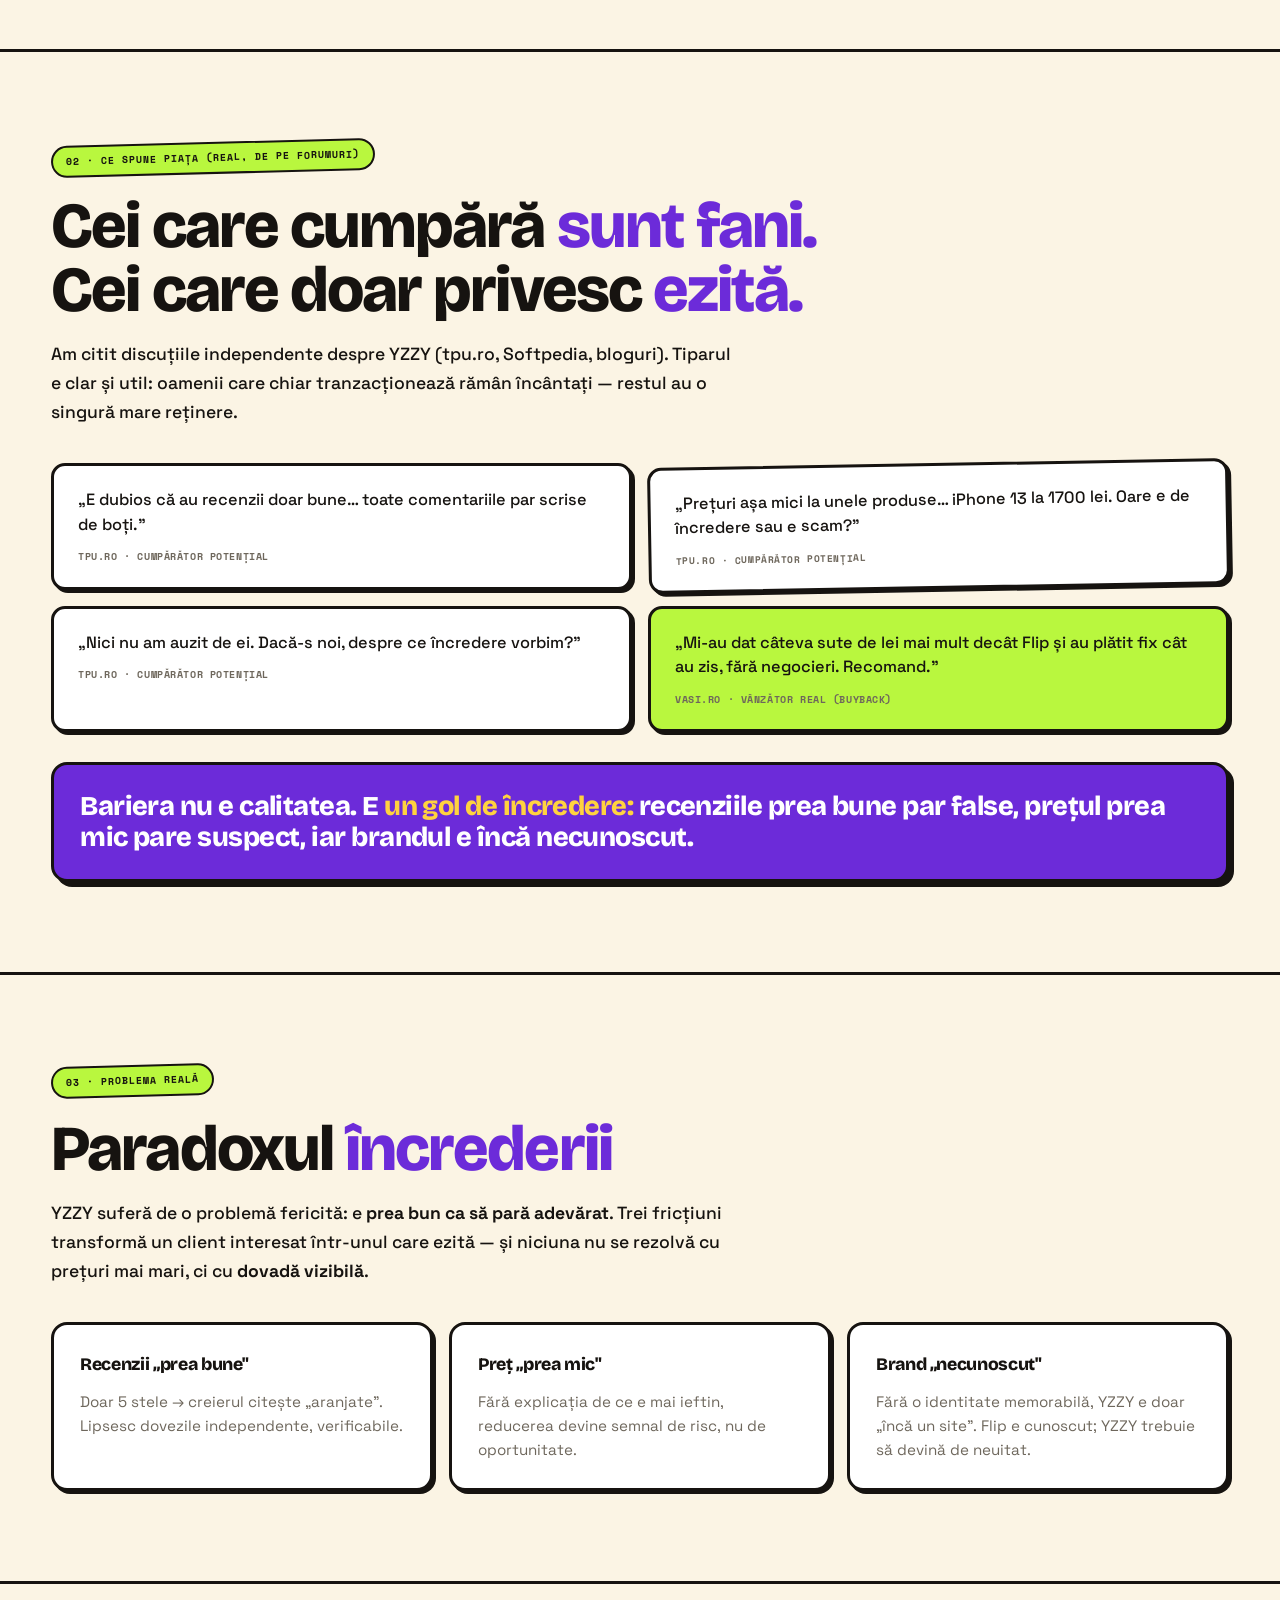
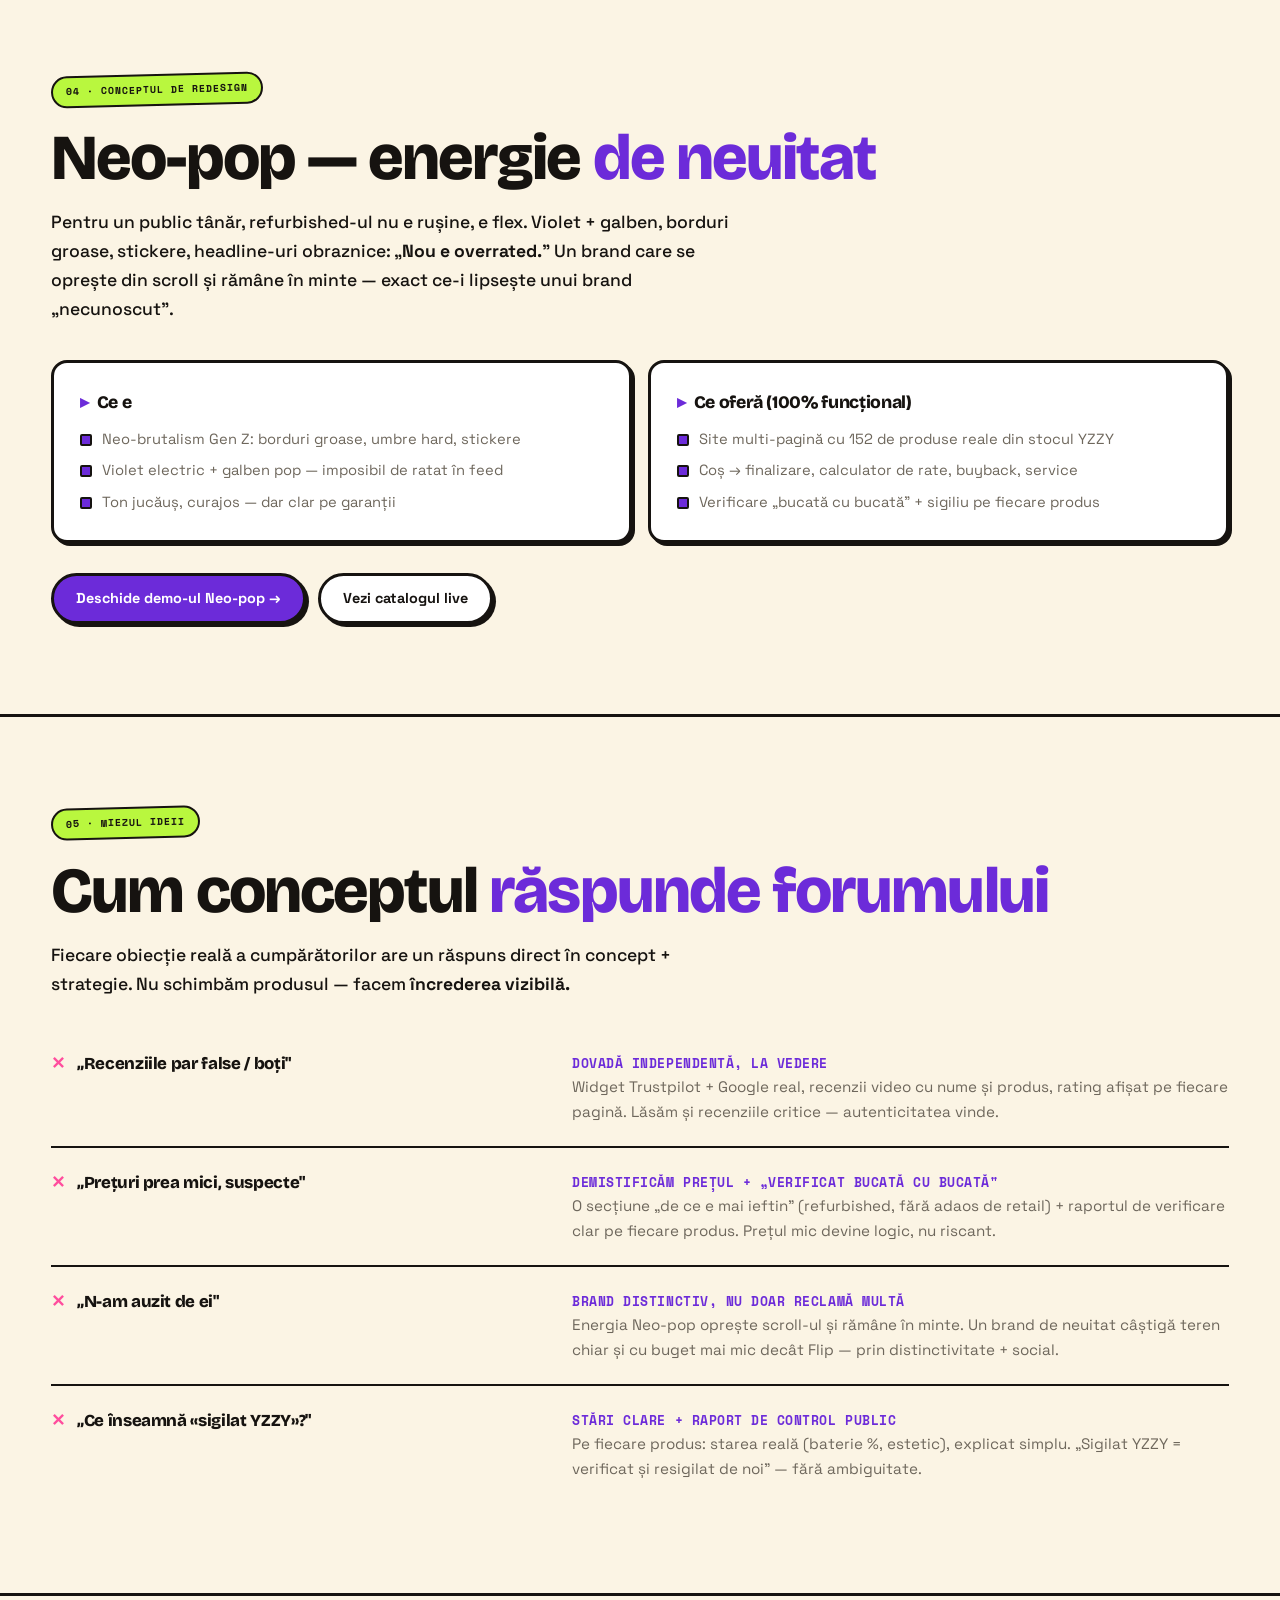
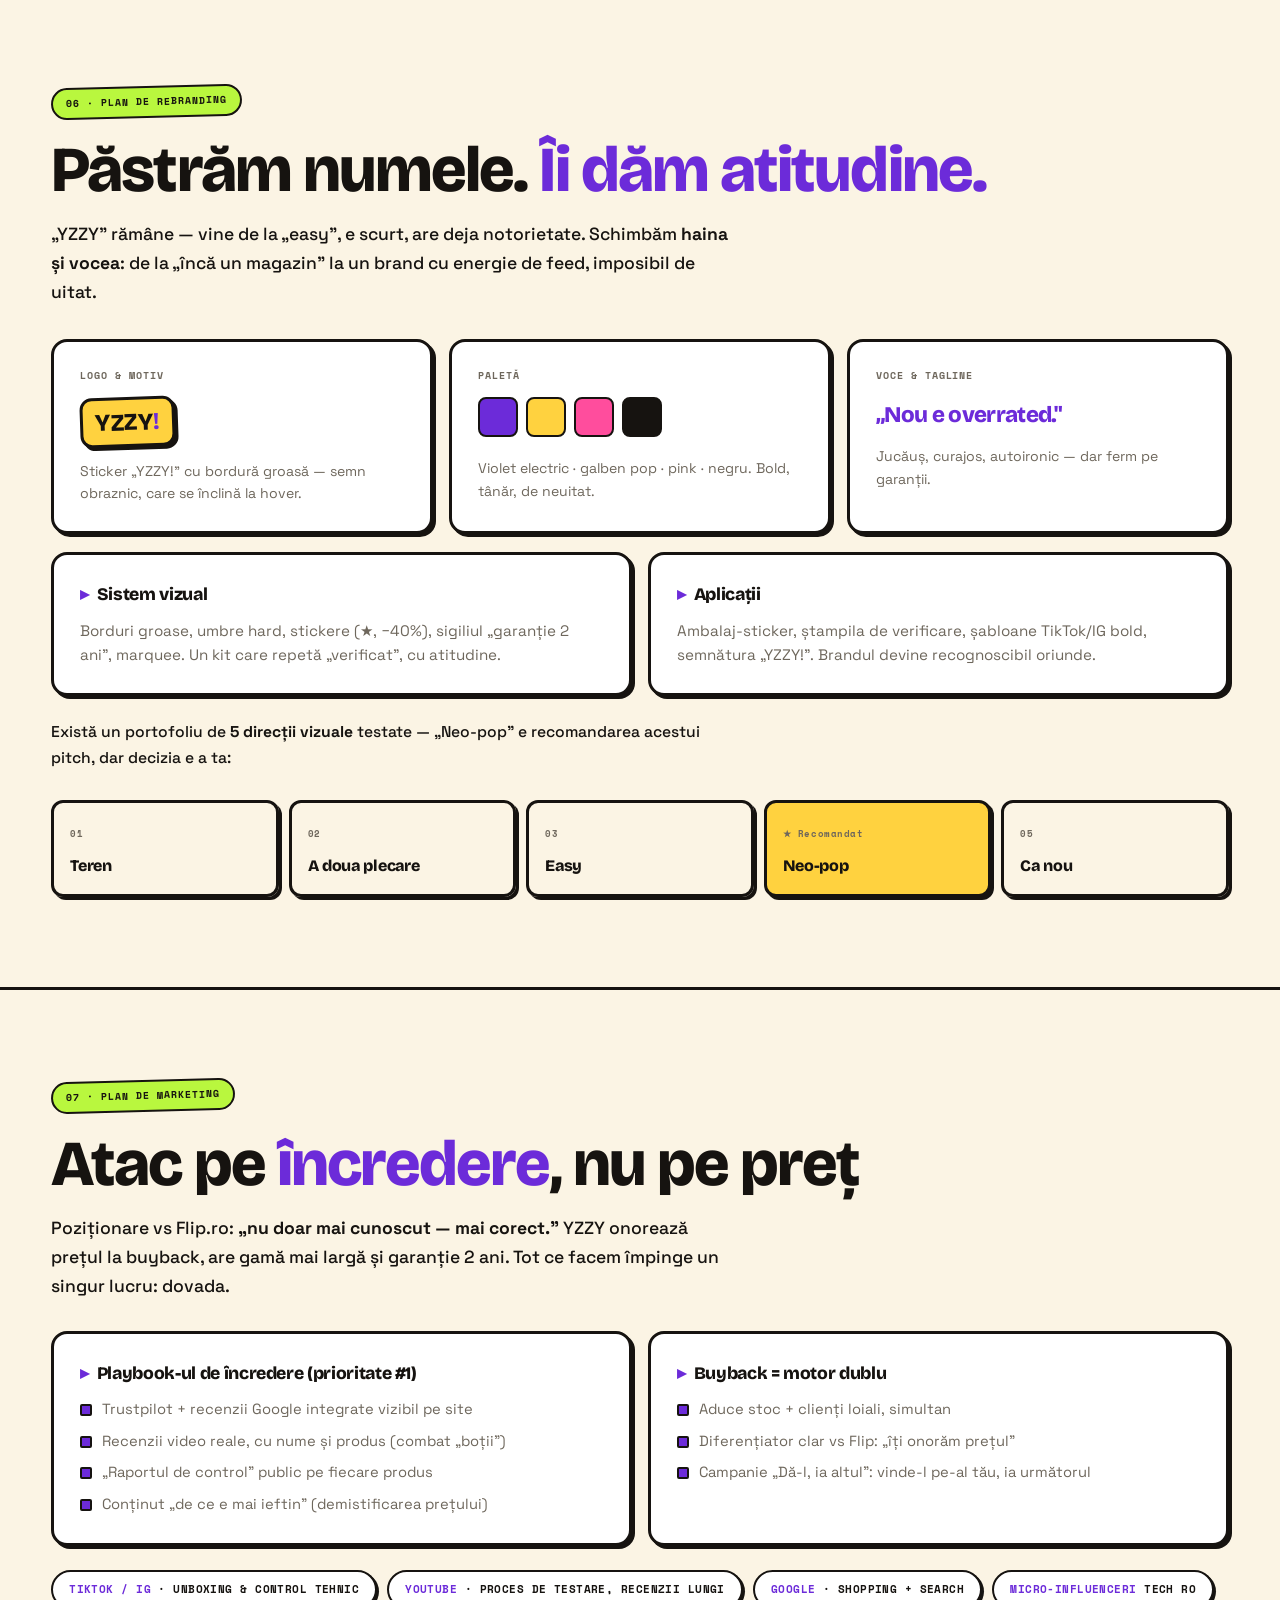
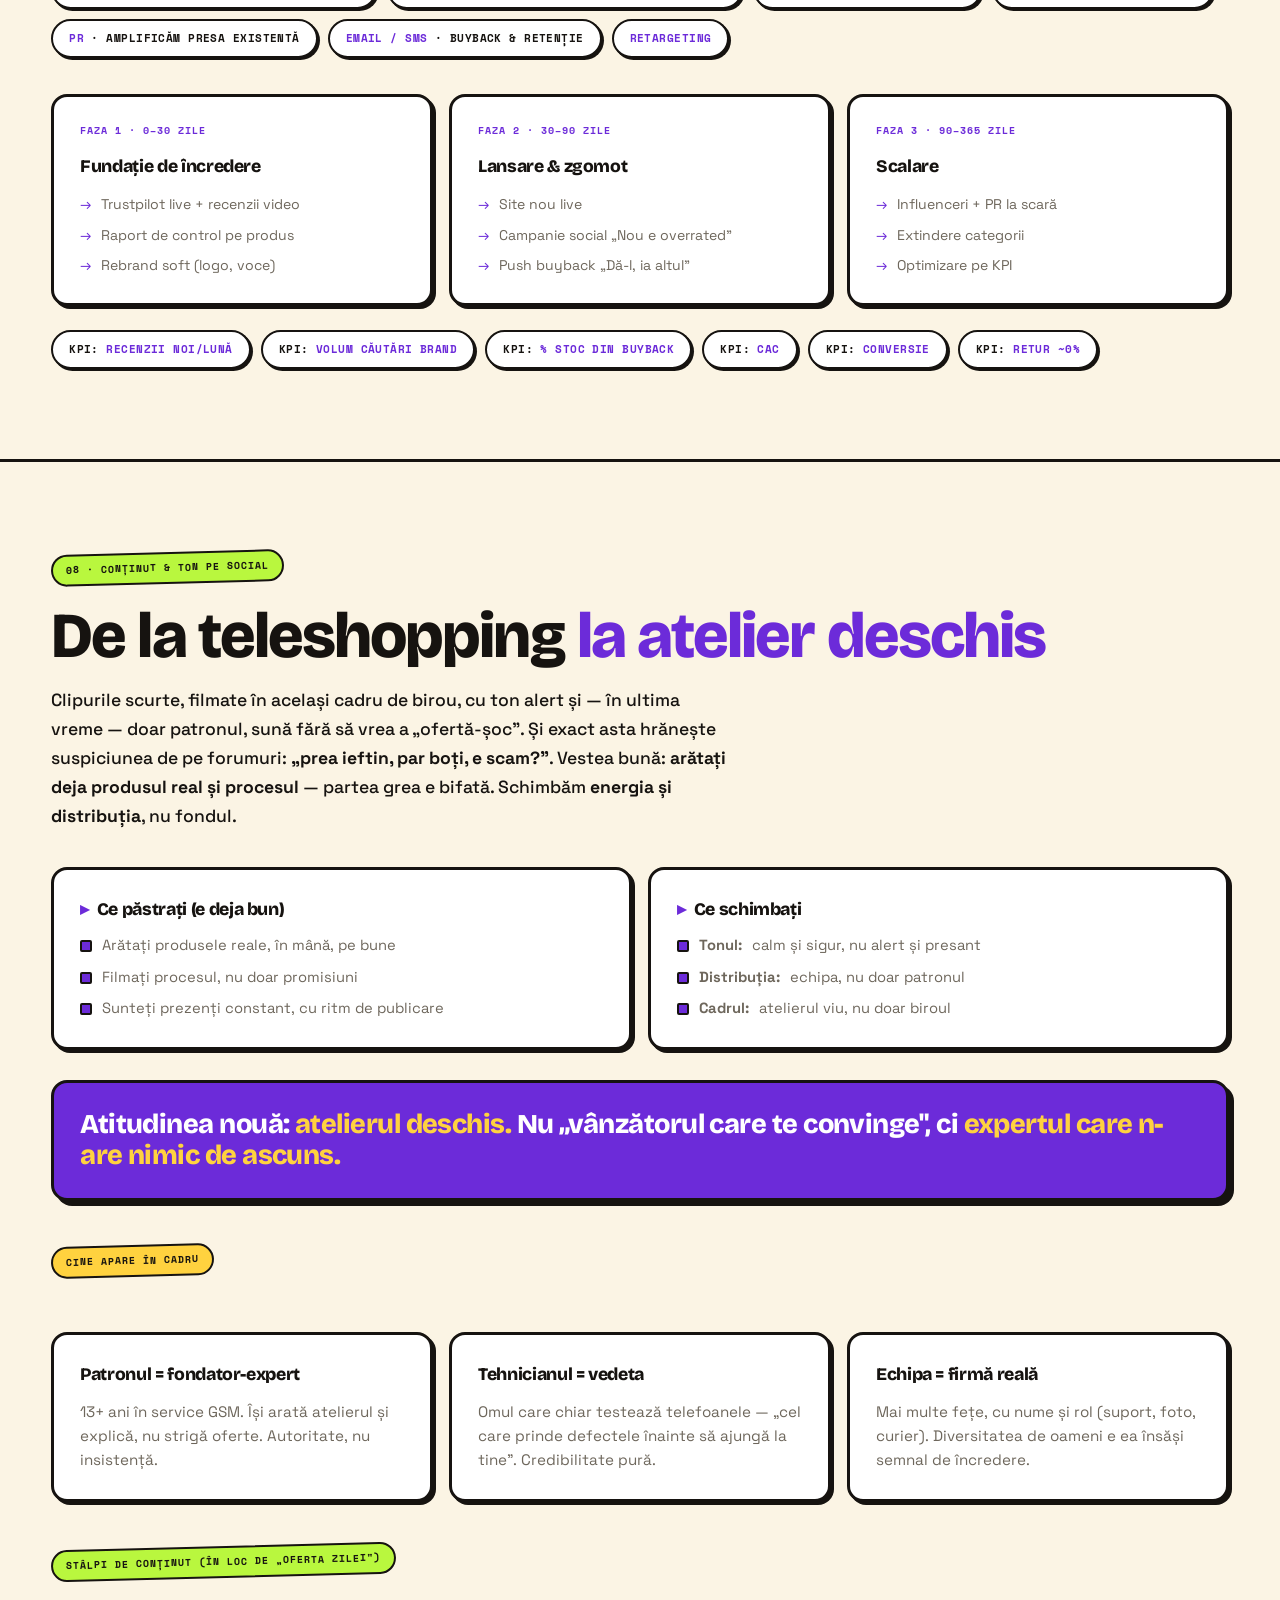
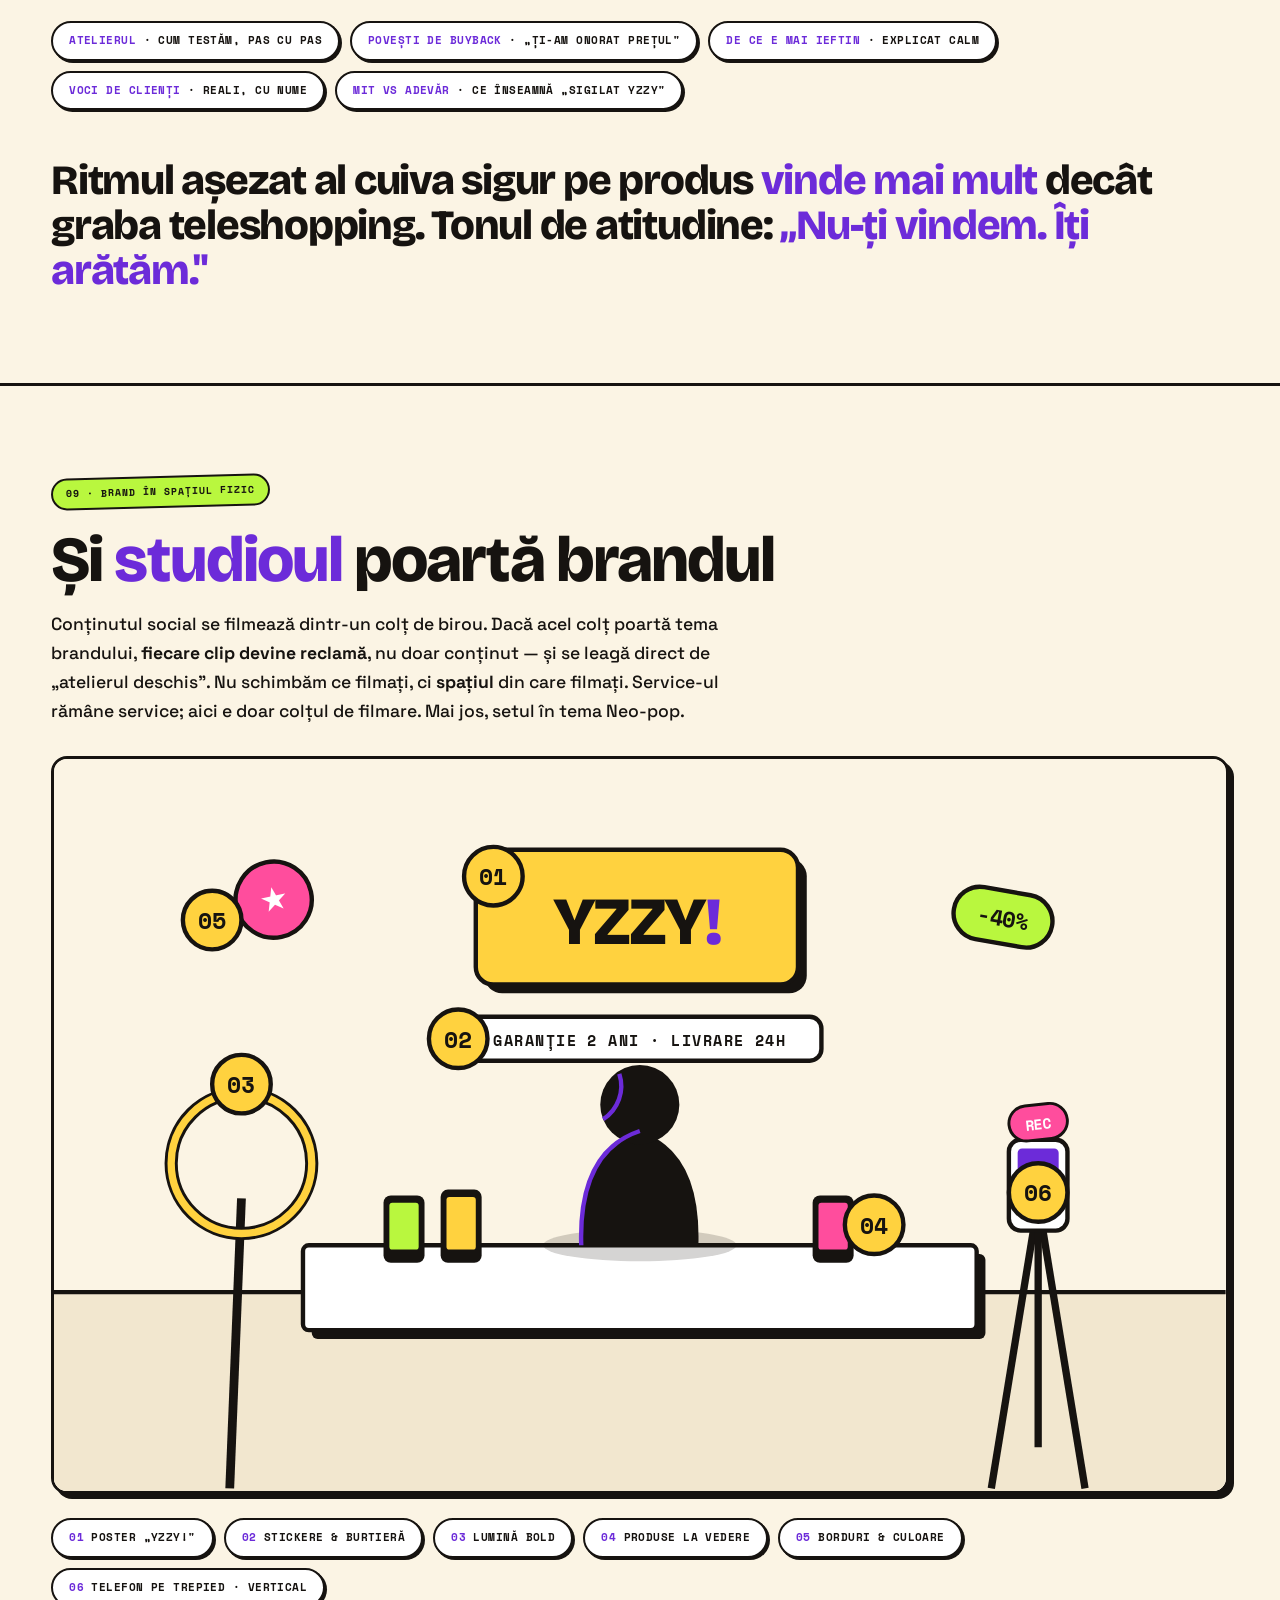
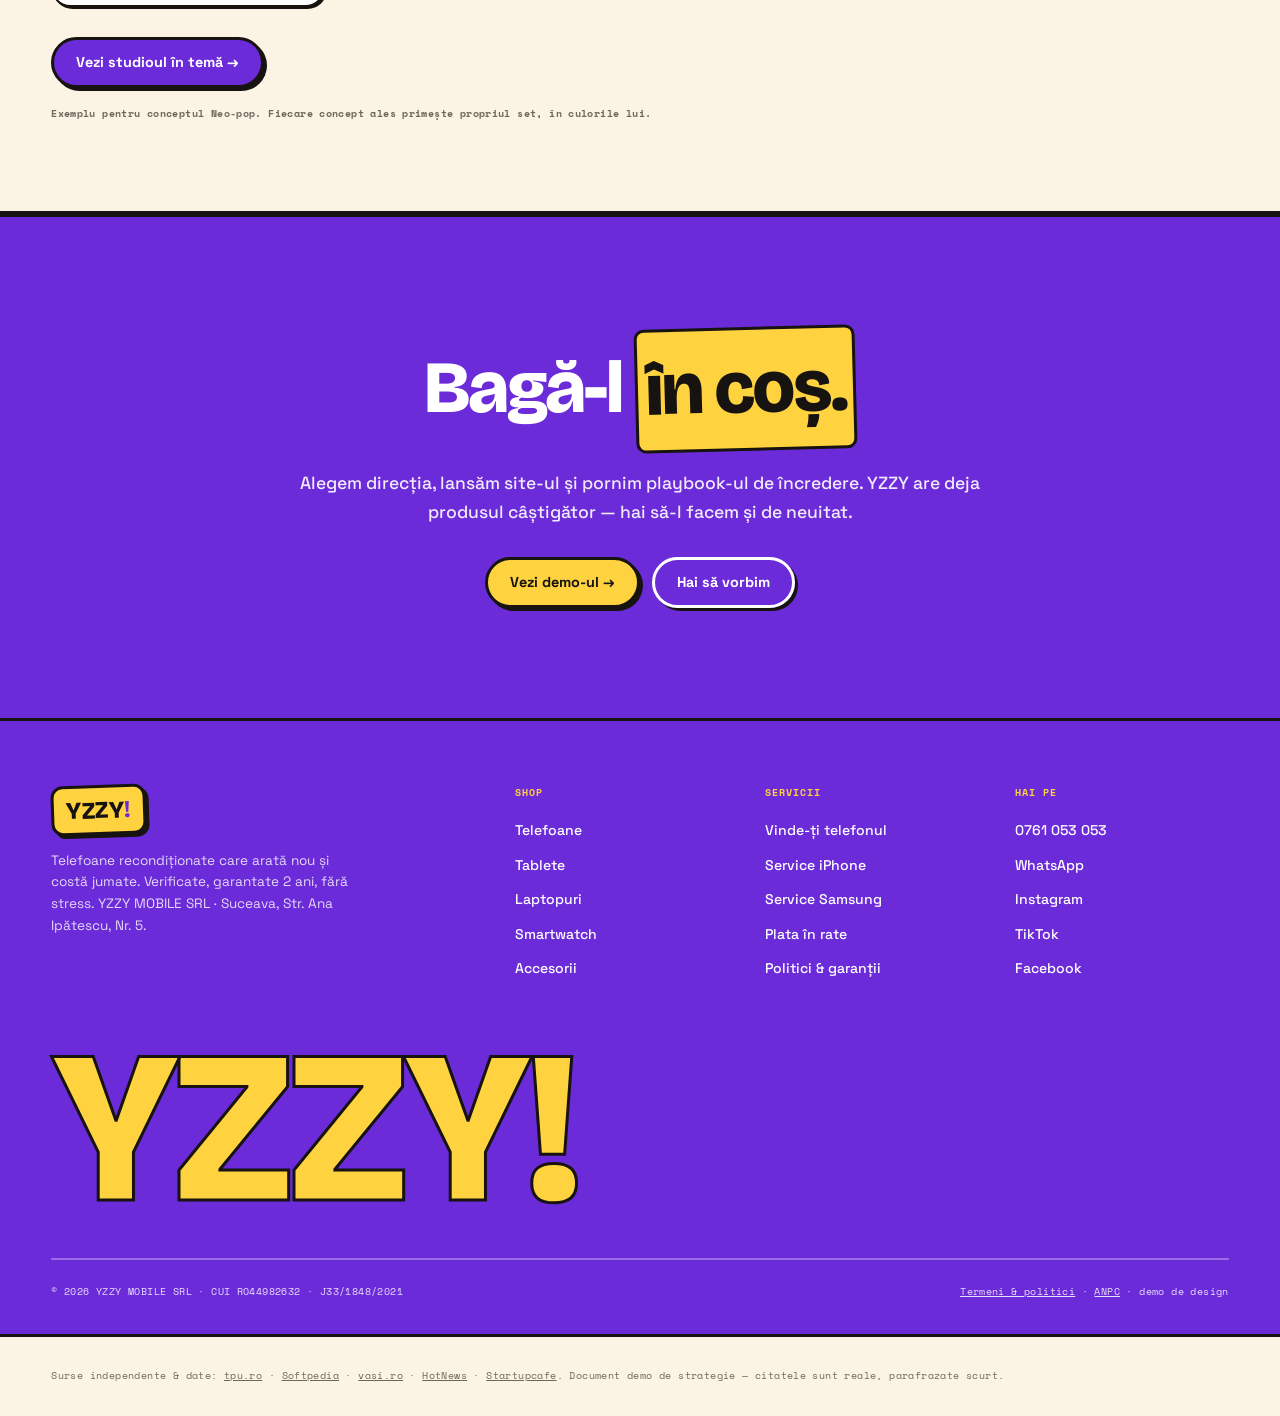
<file: prezentare.html>
<!DOCTYPE html>
<html lang="ro">
<head>
<meta charset="UTF-8">
<meta name="viewport" content="width=device-width, initial-scale=1.0">
<title>YZZY! — Strategie de brand & redesign (pitch · Neo-pop)</title>
<meta name="description" content="Prezentarea conceptului Neo-pop + plan de marketing și rebranding pentru YZZY, ancorat în păreri reale de pe forumuri.">
<link rel="stylesheet" href="theme.css?v=1">
<style>
.deck{max-width:1200px;margin:0 auto}
.slide{padding:90px 4vw;border-bottom:3px solid var(--ink);position:relative}
.tag{font-family:var(--f-mono);font-size:.62rem;font-weight:700;letter-spacing:.1em;text-transform:uppercase;color:var(--ink);background:var(--lime);border:2px solid var(--ink);padding:6px 13px;border-radius:100px;display:inline-block;margin-bottom:20px;transform:rotate(-1.5deg)}
.s-title{font-family:var(--f-display);font-weight:800;font-size:clamp(2rem,5vw,4rem);line-height:1.0;letter-spacing:-.03em;margin-bottom:18px}
.s-title em{font-style:normal;color:var(--violet)}
.lead{color:var(--ink);font-size:1.1rem;max-width:680px;line-height:1.65;font-weight:500}
.lead b{font-weight:700}
.cover{min-height:90vh;display:flex;flex-direction:column;justify-content:center;padding:120px 4vw 70px}
.cover .badges{display:flex;gap:10px;flex-wrap:wrap;margin-bottom:22px}
.hb{font-family:var(--f-mono);font-size:.66rem;font-weight:700;text-transform:uppercase;border:2px solid var(--ink);border-radius:100px;padding:6px 13px;box-shadow:2px 2px 0 var(--ink)}
.hb.y{background:var(--yellow)}.hb.p{background:var(--pink);color:#fff}.hb.l{background:var(--lime)}
.cover h1{font-family:var(--f-display);font-weight:800;font-size:clamp(2.8rem,9vw,7rem);line-height:.92;letter-spacing:-.03em}
.cover h1 .hl{display:inline-block;background:var(--violet);color:#fff;border:3px solid var(--ink);border-radius:14px;box-shadow:var(--shadow);padding:0 .12em;transform:rotate(-1.5deg)}
.cover .sub{color:var(--ink);max-width:560px;font-size:1.15rem;margin:24px 0 32px;font-weight:500}
.cover .meta{font-family:var(--f-mono);font-size:.66rem;font-weight:700;letter-spacing:.1em;text-transform:uppercase;color:var(--muted);margin-top:40px;display:flex;gap:22px;flex-wrap:wrap}
.cover .meta b{color:var(--violet)}
.traction{display:grid;grid-template-columns:repeat(4,1fr);gap:14px;margin-top:44px}
.tr{border:var(--bd);border-radius:14px;padding:22px;box-shadow:var(--shadow-sm)}
.tr:nth-child(1){background:var(--yellow)}.tr:nth-child(2){background:var(--lime)}.tr:nth-child(3){background:var(--pink);color:#fff}.tr:nth-child(4){background:#fff}
.tr b{font-family:var(--f-display);font-weight:800;font-size:clamp(1.7rem,3.4vw,2.5rem);display:block;line-height:1;letter-spacing:-.03em}
.tr span{font-family:var(--f-mono);font-size:.58rem;font-weight:700;letter-spacing:.06em;text-transform:uppercase;display:block;margin-top:10px}
.cols{display:grid;grid-template-columns:1fr 1fr;gap:16px;margin-top:36px}
@media(max-width:820px){.cols{grid-template-columns:1fr}}
.card{background:#fff;border:var(--bd);border-radius:16px;padding:26px;box-shadow:var(--shadow-sm)}
.card h4{font-family:var(--f-display);font-weight:800;font-size:1.1rem;letter-spacing:-.02em;margin-bottom:10px}
.card h4 .ic{color:var(--violet);margin-right:8px}
.card p{color:var(--muted);font-size:.95rem}
.card ul{list-style:none;margin-top:10px;display:flex;flex-direction:column;gap:8px}
.card li{color:var(--muted);font-size:.92rem;display:flex;gap:10px}
.card li::before{content:"";width:8px;height:8px;background:var(--violet);border:2px solid var(--ink);border-radius:2px;margin-top:6px;flex:none}
.quotes{display:grid;grid-template-columns:1fr 1fr;gap:16px;margin-top:36px}
@media(max-width:820px){.quotes{grid-template-columns:1fr}}
.quote{border:var(--bd);border-radius:14px;padding:22px 24px;background:#fff;box-shadow:var(--shadow-sm)}
.quote:nth-child(2){transform:rotate(-1deg)}
.quote p{font-size:1.02rem;line-height:1.5;color:var(--ink);font-weight:500}
.quote .src{font-family:var(--f-mono);font-size:.6rem;font-weight:700;letter-spacing:.06em;text-transform:uppercase;color:var(--muted);margin-top:12px}
.quote.good{background:var(--lime)}
.verdict{margin-top:30px;background:var(--violet);color:#fff;border:var(--bd);border-radius:16px;padding:26px;box-shadow:var(--shadow)}
.verdict p{font-family:var(--f-display);font-weight:800;font-size:clamp(1.2rem,2.6vw,1.7rem);line-height:1.15;letter-spacing:-.02em}
.verdict p em{font-style:normal;color:var(--yellow)}
.maprow{display:grid;grid-template-columns:1fr 1.3fr;gap:16px;padding:22px 0;border-bottom:2px solid var(--ink);align-items:start}
.maprow:last-child{border-bottom:none}
@media(max-width:760px){.maprow{grid-template-columns:1fr}}
.maprow .obj{font-family:var(--f-display);font-weight:800;font-size:1.05rem;letter-spacing:-.02em;color:var(--ink);display:flex;gap:12px;align-items:flex-start}
.maprow .obj .x{color:var(--pink);flex:none}
.maprow .ans{color:var(--muted);font-size:.95rem}
.maprow .ans b{color:var(--violet);font-family:var(--f-mono);font-size:.82rem;font-weight:700;letter-spacing:.04em;text-transform:uppercase}
.timeline{display:grid;grid-template-columns:repeat(3,1fr);gap:16px;margin-top:36px}
@media(max-width:820px){.timeline{grid-template-columns:1fr}}
.phase{background:#fff;border:var(--bd);border-radius:16px;padding:26px;box-shadow:var(--shadow-sm)}
.phase .ph{font-family:var(--f-mono);font-size:.62rem;font-weight:700;letter-spacing:.1em;text-transform:uppercase;color:var(--violet);margin-bottom:14px}
.phase h4{font-family:var(--f-display);font-weight:800;font-size:1.1rem;margin-bottom:12px;letter-spacing:-.02em}
.phase ul{list-style:none;display:flex;flex-direction:column;gap:8px}
.phase li{color:var(--muted);font-size:.88rem;display:flex;gap:10px}
.phase li::before{content:"→";color:var(--violet);flex:none}
.chips{display:flex;gap:10px;flex-wrap:wrap;margin-top:24px}
.chip{font-family:var(--f-mono);font-size:.68rem;font-weight:700;letter-spacing:.04em;text-transform:uppercase;border:2px solid var(--ink);border-radius:100px;padding:9px 16px;color:var(--ink);background:#fff;box-shadow:2px 2px 0 var(--ink)}
.chip b{color:var(--violet)}
.brandbar{display:grid;grid-template-columns:repeat(3,1fr);gap:16px;margin-top:32px}
@media(max-width:820px){.brandbar{grid-template-columns:1fr}}
.bspec{background:#fff;border:var(--bd);border-radius:16px;padding:26px;box-shadow:var(--shadow-sm)}
.bspec .lbl{font-family:var(--f-mono);font-size:.6rem;font-weight:700;letter-spacing:.1em;text-transform:uppercase;color:var(--muted);margin-bottom:14px}
.swatches{display:flex;gap:8px;margin-bottom:8px}
.sw{width:40px;height:40px;border-radius:8px;border:2px solid var(--ink)}
.logo-spec .sticker{font-family:var(--f-display);font-weight:800;font-size:1.5rem;letter-spacing:-.02em;background:var(--yellow);color:var(--ink);border:var(--bd);border-radius:12px;padding:3px 12px;box-shadow:var(--shadow-sm);transform:rotate(-2deg);display:inline-block}
.logo-spec .sticker b{color:var(--violet)}
.demo-row{display:flex;gap:12px;flex-wrap:wrap;margin-top:30px}
.pf{display:grid;grid-template-columns:repeat(5,1fr);gap:10px;margin-top:28px}
@media(max-width:900px){.pf{grid-template-columns:1fr 1fr}}
.pf a{border:var(--bd);border-radius:12px;padding:16px;text-decoration:none;color:var(--ink);box-shadow:var(--shadow-sm);transition:transform .12s,box-shadow .12s}
.pf a:hover{transform:translate(-2px,-2px);box-shadow:5px 5px 0 var(--ink)}
.pf .n{font-family:var(--f-mono);font-size:.58rem;font-weight:700;letter-spacing:.06em;color:var(--muted)}
.pf b{font-family:var(--f-display);font-weight:800;font-size:1rem;display:block;margin-top:8px;letter-spacing:-.02em}
.pf a.rec{background:var(--yellow)}
.final-cta{text-align:center;padding:110px 4vw;background:var(--violet);color:#fff;border-top:3px solid var(--ink)}
.final-cta h2{font-family:var(--f-display);font-weight:800;font-size:clamp(2.2rem,6vw,4.6rem);letter-spacing:-.03em;margin-bottom:18px}
.final-cta h2 .hl{background:var(--yellow);color:var(--ink);padding:0 .1em;border:3px solid var(--ink);border-radius:10px;display:inline-block;transform:rotate(-1.5deg)}
.final-cta .lead{color:rgba(255,255,255,.9)}
.final-cta .btn-ghost{border-color:#fff;color:#fff}
.final-cta .btn-ghost:hover{background:#fff;color:var(--violet)}
.note{font-family:var(--f-mono);font-size:.6rem;font-weight:700;letter-spacing:.04em;color:var(--muted);margin-top:14px}
.srcs{font-family:var(--f-mono);font-size:.62rem;letter-spacing:.04em;color:var(--muted);line-height:1.9}
.srcs a{color:var(--muted)}
</style>
</head>
<body>
<nav id="nav"></nav>

<!-- COVER -->
<header class="cover">
  <div class="deck">
    <div class="badges">
      <span class="hb y">★ 4.9 pe Google</span>
      <span class="hb p">pitch 2026</span>
      <span class="hb l">strategie de brand</span>
    </div>
    <h1>Nou e <span class="hl">overrated.</span></h1>
    <p class="sub">Un concept de redesign, un plan de rebranding și un plan de marketing pentru YZZY — construite pornind de la ce spun, de fapt, cumpărătorii și vânzătorii pe forumuri.</p>
    <div style="display:flex;gap:12px;flex-wrap:wrap">
      <a class="btn btn-violet" href="index.html">Vezi demo-ul live →</a>
      <a class="btn btn-white" href="#piata">Ce spune piața ↓</a>
    </div>
    <div class="meta"><span>Concept: <b>Neo-pop</b></span><span>Brand: <b>YZZY</b></span><span>Piață: <b>refurbished RO</b></span></div>
  </div>
</header>

<!-- YZZY AZI -->
<section class="slide">
  <div class="deck">
    <div class="tag">01 · Ce e YZZY azi</div>
    <h2 class="s-title">Un magazin bun, <em>care merită cunoscut</em></h2>
    <p class="lead">YZZY vinde telefoane și gadgeturi recondiționate, verificate și garantate. Vrea un singur lucru: să facă alegerea unui telefon „ca nou" <b>simplă și sigură</b> — și deja o face foarte bine. Problema nu e oferta. E cât de puțini știu cât de bună e.</p>
    <div class="cols">
      <div class="card">
        <h4><span class="ic">▸</span>Ce oferă</h4>
        <ul>
          <li>Telefoane, tablete, laptopuri, smartwatch & accesorii recondiționate</li>
          <li>Buyback: îți vinzi telefonul vechi în ~2 minute, cu preț onorat</li>
          <li>Service GSM propriu (iPhone & Samsung), piese originale</li>
          <li>Plata în rate prin 4 parteneri, livrare gratuită în 24h</li>
        </ul>
      </div>
      <div class="card">
        <h4><span class="ic">▸</span>Ce promite</h4>
        <ul>
          <li>Garanție 2 ani — dublu față de mulți concurenți</li>
          <li>Retur gratuit 30 de zile</li>
          <li>Verificare tehnică în zeci de criterii, baterie min. 85%</li>
          <li>Stări de produs afișate transparent</li>
        </ul>
      </div>
    </div>
    <div class="traction">
      <div class="tr"><b>70.000+</b><span>utilizatori din 2021</span></div>
      <div class="tr"><b>1,5 → 5,5M</b><span>lei venituri 2022→2024</span></div>
      <div class="tr"><b>~0%</b><span>rată de retur (2025)</span></div>
      <div class="tr"><b>★ 4,9</b><span>rating Google · 470+ recenzii</span></div>
    </div>
    <p class="note">Cifre din presă (HotNews, Startupcafe) și din comunicarea YZZY.</p>
  </div>
</section>

<!-- CE SPUNE PIATA -->
<section class="slide" id="piata">
  <div class="deck">
    <div class="tag">02 · Ce spune piața (real, de pe forumuri)</div>
    <h2 class="s-title">Cei care cumpără <em>sunt fani.</em><br>Cei care doar privesc <em>ezită.</em></h2>
    <p class="lead">Am citit discuțiile independente despre YZZY (tpu.ro, Softpedia, bloguri). Tiparul e clar și util: oamenii care chiar tranzacționează rămân încântați — restul au o singură mare reținere.</p>
    <div class="quotes">
      <div class="quote"><p>„E dubios că au recenzii doar bune… toate comentariile par scrise de boți."</p><div class="src">tpu.ro · cumpărător potențial</div></div>
      <div class="quote"><p>„Prețuri așa mici la unele produse… iPhone 13 la 1700 lei. Oare e de încredere sau e scam?"</p><div class="src">tpu.ro · cumpărător potențial</div></div>
      <div class="quote"><p>„Nici nu am auzit de ei. Dacă-s noi, despre ce încredere vorbim?"</p><div class="src">tpu.ro · cumpărător potențial</div></div>
      <div class="quote good"><p>„Mi-au dat câteva sute de lei mai mult decât Flip și au plătit fix cât au zis, fără negocieri. Recomand."</p><div class="src">vasi.ro · vânzător real (buyback)</div></div>
    </div>
    <div class="verdict"><p>Bariera nu e calitatea. E <em>un gol de încredere:</em> recenziile prea bune par false, prețul prea mic pare suspect, iar brandul e încă necunoscut.</p></div>
  </div>
</section>

<!-- PROBLEMA -->
<section class="slide">
  <div class="deck">
    <div class="tag">03 · Problema reală</div>
    <h2 class="s-title">Paradoxul <em>încrederii</em></h2>
    <p class="lead">YZZY suferă de o problemă fericită: e <b>prea bun ca să pară adevărat</b>. Trei fricțiuni transformă un client interesat într-unul care ezită — și niciuna nu se rezolvă cu prețuri mai mari, ci cu <b>dovadă vizibilă</b>.</p>
    <div class="cols" style="grid-template-columns:repeat(3,1fr)">
      <div class="card"><h4>Recenzii „prea bune"</h4><p>Doar 5 stele → creierul citește „aranjate". Lipsesc dovezile independente, verificabile.</p></div>
      <div class="card"><h4>Preț „prea mic"</h4><p>Fără explicația de ce e mai ieftin, reducerea devine semnal de risc, nu de oportunitate.</p></div>
      <div class="card"><h4>Brand „necunoscut"</h4><p>Fără o identitate memorabilă, YZZY e doar „încă un site". Flip e cunoscut; YZZY trebuie să devină de neuitat.</p></div>
    </div>
  </div>
</section>

<!-- CONCEPTUL NEO-POP -->
<section class="slide">
  <div class="deck">
    <div class="tag">04 · Conceptul de redesign</div>
    <h2 class="s-title">Neo-pop — energie <em>de neuitat</em></h2>
    <p class="lead">Pentru un public tânăr, refurbished-ul nu e rușine, e flex. Violet + galben, borduri groase, stickere, headline-uri obraznice: „<b>Nou e overrated.</b>" Un brand care se oprește din scroll și rămâne în minte — exact ce-i lipsește unui brand „necunoscut".</p>
    <div class="cols">
      <div class="card">
        <h4><span class="ic">▸</span>Ce e</h4>
        <ul>
          <li>Neo-brutalism Gen Z: borduri groase, umbre hard, stickere</li>
          <li>Violet electric + galben pop — imposibil de ratat în feed</li>
          <li>Ton jucăuș, curajos — dar clar pe garanții</li>
        </ul>
      </div>
      <div class="card">
        <h4><span class="ic">▸</span>Ce oferă (100% funcțional)</h4>
        <ul>
          <li>Site multi-pagină cu 152 de produse reale din stocul YZZY</li>
          <li>Coș → finalizare, calculator de rate, buyback, service</li>
          <li>Verificare „bucată cu bucată" + sigiliu pe fiecare produs</li>
        </ul>
      </div>
    </div>
    <div class="demo-row">
      <a class="btn btn-violet" href="index.html">Deschide demo-ul Neo-pop →</a>
      <a class="btn btn-white" href="catalog.html">Vezi catalogul live</a>
    </div>
  </div>
</section>

<!-- MAPARE -->
<section class="slide">
  <div class="deck">
    <div class="tag">05 · Miezul ideii</div>
    <h2 class="s-title">Cum conceptul <em>răspunde forumului</em></h2>
    <p class="lead">Fiecare obiecție reală a cumpărătorilor are un răspuns direct în concept + strategie. Nu schimbăm produsul — facem <b>încrederea vizibilă.</b></p>
    <div style="margin-top:30px">
      <div class="maprow">
        <div class="obj"><span class="x">✕</span>„Recenziile par false / boți"</div>
        <div class="ans"><b>Dovadă independentă, la vedere</b><br>Widget Trustpilot + Google real, recenzii video cu nume și produs, rating afișat pe fiecare pagină. Lăsăm și recenziile critice — autenticitatea vinde.</div>
      </div>
      <div class="maprow">
        <div class="obj"><span class="x">✕</span>„Prețuri prea mici, suspecte"</div>
        <div class="ans"><b>Demistificăm prețul + „verificat bucată cu bucată"</b><br>O secțiune „de ce e mai ieftin" (refurbished, fără adaos de retail) + raportul de verificare clar pe fiecare produs. Prețul mic devine logic, nu riscant.</div>
      </div>
      <div class="maprow">
        <div class="obj"><span class="x">✕</span>„N-am auzit de ei"</div>
        <div class="ans"><b>Brand distinctiv, nu doar reclamă multă</b><br>Energia Neo-pop oprește scroll-ul și rămâne în minte. Un brand de neuitat câștigă teren chiar și cu buget mai mic decât Flip — prin distinctivitate + social.</div>
      </div>
      <div class="maprow">
        <div class="obj"><span class="x">✕</span>„Ce înseamnă «sigilat YZZY»?"</div>
        <div class="ans"><b>Stări clare + raport de control public</b><br>Pe fiecare produs: starea reală (baterie %, estetic), explicat simplu. „Sigilat YZZY = verificat și resigilat de noi" — fără ambiguitate.</div>
      </div>
    </div>
  </div>
</section>

<!-- REBRANDING -->
<section class="slide">
  <div class="deck">
    <div class="tag">06 · Plan de rebranding</div>
    <h2 class="s-title">Păstrăm numele. <em>Îi dăm atitudine.</em></h2>
    <p class="lead">„YZZY" rămâne — vine de la „easy", e scurt, are deja notorietate. Schimbăm <b>haina și vocea</b>: de la „încă un magazin" la un brand cu energie de feed, imposibil de uitat.</p>
    <div class="brandbar">
      <div class="bspec">
        <div class="lbl">Logo & motiv</div>
        <div class="logo-spec"><span class="sticker">YZZY<b>!</b></span></div>
        <p class="card" style="border:none;box-shadow:none;padding:12px 0 0;color:var(--muted);font-size:.88rem">Sticker „YZZY!" cu bordură groasă — semn obraznic, care se înclină la hover.</p>
      </div>
      <div class="bspec">
        <div class="lbl">Paletă</div>
        <div class="swatches">
          <span class="sw" style="background:#6C2BD9"></span>
          <span class="sw" style="background:#FFD23F"></span>
          <span class="sw" style="background:#FF4D9D"></span>
          <span class="sw" style="background:#161310"></span>
        </div>
        <p class="card" style="border:none;box-shadow:none;padding:12px 0 0;color:var(--muted);font-size:.88rem">Violet electric · galben pop · pink · negru. Bold, tânăr, de neuitat.</p>
      </div>
      <div class="bspec">
        <div class="lbl">Voce & tagline</div>
        <p style="font-family:var(--f-display);font-weight:800;font-size:1.4rem;letter-spacing:-.03em;color:var(--violet)">„Nou e overrated."</p>
        <p class="card" style="border:none;box-shadow:none;padding:12px 0 0;color:var(--muted);font-size:.88rem">Jucăuș, curajos, autoironic — dar ferm pe garanții.</p>
      </div>
    </div>
    <div class="cols" style="margin-top:18px">
      <div class="card"><h4><span class="ic">▸</span>Sistem vizual</h4><p>Borduri groase, umbre hard, stickere (★, −40%), sigiliul „garanție 2 ani", marquee. Un kit care repetă „verificat", cu atitudine.</p></div>
      <div class="card"><h4><span class="ic">▸</span>Aplicații</h4><p>Ambalaj-sticker, ștampila de verificare, șabloane TikTok/IG bold, semnătura „YZZY!". Brandul devine recognoscibil oriunde.</p></div>
    </div>
    <p class="lead" style="margin-top:24px;font-size:.98rem">Există un portofoliu de <b>5 direcții vizuale</b> testate — „Neo-pop" e recomandarea acestui pitch, dar decizia e a ta:</p>
    <div class="pf">
      <a href="https://nibriell.github.io/yzzy-redesign1/"><span class="n">01</span><b>Teren</b></a>
      <a href="https://nibriell.github.io/yzzy-redesign2/"><span class="n">02</span><b>A doua plecare</b></a>
      <a href="https://nibriell.github.io/yzzy-redesign3/"><span class="n">03</span><b>Easy</b></a>
      <a class="rec" href="https://nibriell.github.io/yzzy-redesign4/"><span class="n">★ Recomandat</span><b>Neo-pop</b></a>
      <a href="https://nibriell.github.io/yzzy-redesign5/"><span class="n">05</span><b>Ca nou</b></a>
    </div>
  </div>
</section>

<!-- MARKETING -->
<section class="slide">
  <div class="deck">
    <div class="tag">07 · Plan de marketing</div>
    <h2 class="s-title">Atac pe <em>încredere</em>, nu pe preț</h2>
    <p class="lead">Poziționare vs Flip.ro: <b>„nu doar mai cunoscut — mai corect."</b> YZZY onorează prețul la buyback, are gamă mai largă și garanție 2 ani. Tot ce facem împinge un singur lucru: dovada.</p>
    <div class="cols" style="margin-top:30px">
      <div class="card">
        <h4><span class="ic">▸</span>Playbook-ul de încredere (prioritate #1)</h4>
        <ul>
          <li>Trustpilot + recenzii Google integrate vizibil pe site</li>
          <li>Recenzii video reale, cu nume și produs (combat „boții")</li>
          <li>„Raportul de control" public pe fiecare produs</li>
          <li>Conținut „de ce e mai ieftin" (demistificarea prețului)</li>
        </ul>
      </div>
      <div class="card">
        <h4><span class="ic">▸</span>Buyback = motor dublu</h4>
        <ul>
          <li>Aduce stoc + clienți loiali, simultan</li>
          <li>Diferențiator clar vs Flip: „îți onorăm prețul"</li>
          <li>Campanie „Dă-l, ia altul": vinde-l pe-al tău, ia următorul</li>
        </ul>
      </div>
    </div>
    <div class="chips">
      <span class="chip"><b>TikTok / IG</b> · unboxing & control tehnic</span>
      <span class="chip"><b>YouTube</b> · proces de testare, recenzii lungi</span>
      <span class="chip"><b>Google</b> · Shopping + Search</span>
      <span class="chip"><b>Micro-influenceri</b> tech RO</span>
      <span class="chip"><b>PR</b> · amplificăm presa existentă</span>
      <span class="chip"><b>Email / SMS</b> · buyback & retenție</span>
      <span class="chip"><b>Retargeting</b></span>
    </div>
    <div class="timeline">
      <div class="phase">
        <div class="ph">Faza 1 · 0–30 zile</div>
        <h4>Fundație de încredere</h4>
        <ul><li>Trustpilot live + recenzii video</li><li>Raport de control pe produs</li><li>Rebrand soft (logo, voce)</li></ul>
      </div>
      <div class="phase">
        <div class="ph">Faza 2 · 30–90 zile</div>
        <h4>Lansare & zgomot</h4>
        <ul><li>Site nou live</li><li>Campanie social „Nou e overrated"</li><li>Push buyback „Dă-l, ia altul"</li></ul>
      </div>
      <div class="phase">
        <div class="ph">Faza 3 · 90–365 zile</div>
        <h4>Scalare</h4>
        <ul><li>Influenceri + PR la scară</li><li>Extindere categorii</li><li>Optimizare pe KPI</li></ul>
      </div>
    </div>
    <div class="chips" style="margin-top:24px">
      <span class="chip">KPI: <b>recenzii noi/lună</b></span>
      <span class="chip">KPI: <b>volum căutări brand</b></span>
      <span class="chip">KPI: <b>% stoc din buyback</b></span>
      <span class="chip">KPI: <b>CAC</b></span>
      <span class="chip">KPI: <b>conversie</b></span>
      <span class="chip">KPI: <b>retur ~0%</b></span>
    </div>
  </div>
</section>

<!-- CONTINUT SOCIAL -->
<section class="slide" id="continut">
  <div class="deck">
    <div class="tag">08 · Conținut & ton pe social</div>
    <h2 class="s-title">De la teleshopping <em>la atelier deschis</em></h2>
    <p class="lead">Clipurile scurte, filmate în același cadru de birou, cu ton alert și — în ultima vreme — doar patronul, sună fără să vrea a „ofertă-șoc". Și exact asta hrănește suspiciunea de pe forumuri: <b>„prea ieftin, par boți, e scam?"</b>. Vestea bună: <b>arătați deja produsul real și procesul</b> — partea grea e bifată. Schimbăm <b>energia și distribuția</b>, nu fondul.</p>
    <div class="cols">
      <div class="card">
        <h4><span class="ic">▸</span>Ce păstrați (e deja bun)</h4>
        <ul>
          <li>Arătați produsele reale, în mână, pe bune</li>
          <li>Filmați procesul, nu doar promisiuni</li>
          <li>Sunteți prezenți constant, cu ritm de publicare</li>
        </ul>
      </div>
      <div class="card">
        <h4><span class="ic">▸</span>Ce schimbați</h4>
        <ul>
          <li><b>Tonul:</b> calm și sigur, nu alert și presant</li>
          <li><b>Distribuția:</b> echipa, nu doar patronul</li>
          <li><b>Cadrul:</b> atelierul viu, nu doar biroul</li>
        </ul>
      </div>
    </div>
    <div class="verdict"><p>Atitudinea nouă: <em>atelierul deschis.</em> Nu „vânzătorul care te convinge", ci <em>expertul care n-are nimic de ascuns.</em></p></div>
    <p class="tag" style="margin-top:44px;background:var(--yellow)">Cine apare în cadru</p>
    <div class="cols" style="grid-template-columns:repeat(3,1fr)">
      <div class="card"><h4>Patronul = fondator-expert</h4><p>13+ ani în service GSM. Își arată atelierul și explică, nu strigă oferte. Autoritate, nu insistență.</p></div>
      <div class="card"><h4>Tehnicianul = vedeta</h4><p>Omul care chiar testează telefoanele — „cel care prinde defectele înainte să ajungă la tine". Credibilitate pură.</p></div>
      <div class="card"><h4>Echipa = firmă reală</h4><p>Mai multe fețe, cu nume și rol (suport, foto, curier). Diversitatea de oameni e ea însăși semnal de încredere.</p></div>
    </div>
    <p class="tag" style="margin-top:44px;background:var(--lime)">Stâlpi de conținut (în loc de „oferta zilei")</p>
    <div class="chips">
      <span class="chip"><b>Atelierul</b> · cum testăm, pas cu pas</span>
      <span class="chip"><b>Povești de buyback</b> · „ți-am onorat prețul"</span>
      <span class="chip"><b>De ce e mai ieftin</b> · explicat calm</span>
      <span class="chip"><b>Voci de clienți</b> · reali, cu nume</span>
      <span class="chip"><b>Mit vs adevăr</b> · ce înseamnă „sigilat YZZY"</span>
    </div>
    <p style="font-family:var(--f-display);font-weight:800;font-size:clamp(1.5rem,3.6vw,2.6rem);letter-spacing:-.03em;margin-top:48px;line-height:1.08">Ritmul așezat al cuiva sigur pe produs <span class="violet">vinde mai mult</span> decât graba teleshopping. Tonul de atitudine: <span class="violet">„Nu-ți vindem. Îți arătăm."</span></p>
  </div>
</section>

<!-- STUDIO -->
<section class="slide" id="studio">
  <div class="deck">
    <div class="tag">09 · Brand în spațiul fizic</div>
    <h2 class="s-title">Și <em>studioul</em> poartă brandul</h2>
    <p class="lead">Conținutul social se filmează dintr-un colț de birou. Dacă acel colț poartă tema brandului, <b>fiecare clip devine reclamă</b>, nu doar conținut — și se leagă direct de „atelierul deschis". Nu schimbăm ce filmați, ci <b>spațiul</b> din care filmați. Service-ul rămâne service; aici e doar colțul de filmare. Mai jos, setul în tema Neo-pop.</p>
    <div style="border:var(--bd);border-radius:16px;overflow:hidden;background:#FBF4E4;margin-top:30px;box-shadow:var(--shadow)">
      <svg viewBox="0 0 800 500" xmlns="http://www.w3.org/2000/svg" style="display:block;width:100%;height:auto" role="img" aria-label="Schiță a colțului de filmare YZZY în tema Neo-pop: perete cu poster YZZY!, stickere, birou cu produse, ring light și cameră pe trepied.">
        <rect width="800" height="500" fill="#FBF4E4"/>
        <rect y="364" width="800" height="136" fill="#F2E7CF"/><line x1="0" y1="364" x2="800" y2="364" stroke="#161310" stroke-width="3"/>
        <rect x="294" y="68" width="220" height="92" rx="12" fill="#161310"/>
        <rect x="288" y="62" width="220" height="92" rx="12" fill="#FFD23F" stroke="#161310" stroke-width="3"/>
        <text x="398" y="126" text-anchor="middle" font-family="'Bricolage Grotesque','Space Grotesk',sans-serif" font-weight="800" font-size="46" fill="#161310" letter-spacing="-2">YZZY<tspan fill="#6C2BD9">!</tspan></text>
        <g transform="translate(150,96) rotate(-12)"><circle r="26" fill="#FF4D9D" stroke="#161310" stroke-width="3"/><text y="7" text-anchor="middle" font-family="sans-serif" font-size="22" fill="#fff">★</text></g>
        <g transform="translate(648,108) rotate(10)"><rect x="-34" y="-18" width="68" height="36" rx="18" fill="#B9F73E" stroke="#161310" stroke-width="3"/><text y="6" text-anchor="middle" font-family="'Space Mono',monospace" font-weight="700" font-size="15" fill="#161310">-40%</text></g>
        <rect x="276" y="176" width="248" height="30" rx="8" fill="#fff" stroke="#161310" stroke-width="3"/>
        <text x="400" y="196" text-anchor="middle" font-family="'Space Mono',monospace" font-weight="700" font-size="10" letter-spacing="1" fill="#161310">GARANȚIE 2 ANI · LIVRARE 24H</text>
        <rect x="176" y="338" width="460" height="58" rx="4" fill="#161310"/><rect x="170" y="332" width="460" height="58" rx="4" fill="#fff" stroke="#161310" stroke-width="3"/>
        <g><rect x="225" y="298" width="28" height="46" rx="5" fill="#161310"/><rect x="229" y="303" width="20" height="32" rx="2" fill="#B9F73E"/><rect x="264" y="294" width="28" height="50" rx="5" fill="#161310"/><rect x="268" y="299" width="20" height="36" rx="2" fill="#FFD23F"/><rect x="518" y="298" width="28" height="46" rx="5" fill="#161310"/><rect x="522" y="303" width="20" height="32" rx="2" fill="#FF4D9D"/></g>
        <g><ellipse cx="400" cy="332" rx="66" ry="11" fill="#161310" opacity="0.18"/><path d="M360 332 Q358 268 400 254 Q442 268 440 332 Z" fill="#161310"/><circle cx="400" cy="236" r="27" fill="#161310"/><path d="M360 332 Q358 268 400 254" fill="none" stroke="#6C2BD9" stroke-width="3"/><path d="M375 246 A27 27 0 0 0 386 215" fill="none" stroke="#6C2BD9" stroke-width="3"/></g>
        <line x1="120" y1="498" x2="128" y2="300" stroke="#161310" stroke-width="6"/><circle cx="128" cy="276" r="48" fill="none" stroke="#161310" stroke-width="9"/><circle cx="128" cy="276" r="48" fill="none" stroke="#FFD23F" stroke-width="5"/>
        <g><line x1="672" y1="302" x2="640" y2="498" stroke="#161310" stroke-width="5"/><line x1="672" y1="302" x2="704" y2="498" stroke="#161310" stroke-width="5"/><line x1="672" y1="302" x2="672" y2="470" stroke="#161310" stroke-width="5"/><rect x="652" y="260" width="40" height="62" rx="8" fill="#fff" stroke="#161310" stroke-width="3"/><rect x="658" y="266" width="28" height="42" rx="3" fill="#6C2BD9"/><g transform="translate(672,248) rotate(-6)"><rect x="-20" y="-12" width="40" height="24" rx="12" fill="#FF4D9D" stroke="#161310" stroke-width="2"/><text y="5" text-anchor="middle" font-family="'Space Mono',monospace" font-weight="700" font-size="10" fill="#fff">REC</text></g></g>
        <g font-family="'Space Mono',monospace" font-weight="700" font-size="16" text-anchor="middle">
          <circle cx="300" cy="80" r="20" fill="#FFD23F" stroke="#161310" stroke-width="3"/><text x="300" y="86" fill="#161310">01</text>
          <circle cx="276" cy="191" r="20" fill="#FFD23F" stroke="#161310" stroke-width="3"/><text x="276" y="197" fill="#161310">02</text>
          <circle cx="128" cy="222" r="20" fill="#FFD23F" stroke="#161310" stroke-width="3"/><text x="128" y="228" fill="#161310">03</text>
          <circle cx="560" cy="318" r="20" fill="#FFD23F" stroke="#161310" stroke-width="3"/><text x="560" y="324" fill="#161310">04</text>
          <circle cx="108" cy="110" r="20" fill="#FFD23F" stroke="#161310" stroke-width="3"/><text x="108" y="116" fill="#161310">05</text>
          <circle cx="672" cy="296" r="20" fill="#FFD23F" stroke="#161310" stroke-width="3"/><text x="672" y="302" fill="#161310">06</text>
        </g>
      </svg>
    </div>
    <div class="chips" style="margin-top:24px">
      <span class="chip"><b>01</b> Poster „YZZY!"</span>
      <span class="chip"><b>02</b> Stickere & burtieră</span>
      <span class="chip"><b>03</b> Lumină bold</span>
      <span class="chip"><b>04</b> Produse la vedere</span>
      <span class="chip"><b>05</b> Borduri & culoare</span>
      <span class="chip"><b>06</b> Telefon pe trepied · vertical</span>
    </div>
    <div class="demo-row" style="display:flex;gap:12px;flex-wrap:wrap;margin-top:30px">
      <a class="btn btn-violet" href="studio.html">Vezi studioul în temă →</a>
    </div>
    <p class="note" style="margin-top:18px">Exemplu pentru conceptul Neo-pop. Fiecare concept ales primește propriul set, în culorile lui.</p>
  </div>
</section>

<!-- CTA FINAL -->
<section class="final-cta">
  <h2>Bagă-l <span class="hl">în coș.</span></h2>
  <p class="lead" style="margin:0 auto 30px">Alegem direcția, lansăm site-ul și pornim playbook-ul de încredere. YZZY are deja produsul câștigător — hai să-l facem și de neuitat.</p>
  <div style="display:flex;gap:12px;justify-content:center;flex-wrap:wrap">
    <a class="btn btn-yellow" href="index.html">Vezi demo-ul →</a>
    <a class="btn btn-ghost" href="https://wa.me/+40761053053">Hai să vorbim</a>
  </div>
</section>

<footer id="footer"></footer>
<div style="padding:30px 4vw;border-top:3px solid var(--ink)">
  <div class="deck">
    <p class="srcs">Surse independente & date:
      <a href="https://www.tpu.ro/telefonie/buna-a-cumparat-sau-vandut-cineva-telefoane-de-la-yzzy-ce-parere-aveti-despre-ei-sunt-de-incredere/">tpu.ro</a> ·
      <a href="https://forum.softpedia.com/topic/1227250-sfat-achizitie-telefoane-de-pe-yzzyro/">Softpedia</a> ·
      <a href="https://vasi.ro/prima-impresie-despre-yzzy-ro/">vasi.ro</a> ·
      <a href="https://hotnews.ro/rata-de-retur-0-in-2025-brandul-romanesc-yzzy-confirma-succesul-pe-piata-gadgeturilor-preloved-2122123">HotNews</a> ·
      <a href="https://startupcafe.ro/yzzy-radiografia-unui-retailer-de-telefoane-second-hand-htm-0-24770">Startupcafe</a>.
      Document demo de strategie — citatele sunt reale, parafrazate scurt.</p>
  </div>
</div>

<script src="data/catalog.js?v=1"></script>
<script src="app.js?v=1"></script>
<script>
renderNav('');
renderFooter(document.getElementById('footer'));
document.querySelectorAll('.card,.tr,.quote,.maprow,.phase,.bspec,.pf a').forEach(el=>el.classList.add('reveal'));
initReveal();
</script>
</body>
</html>
</file>
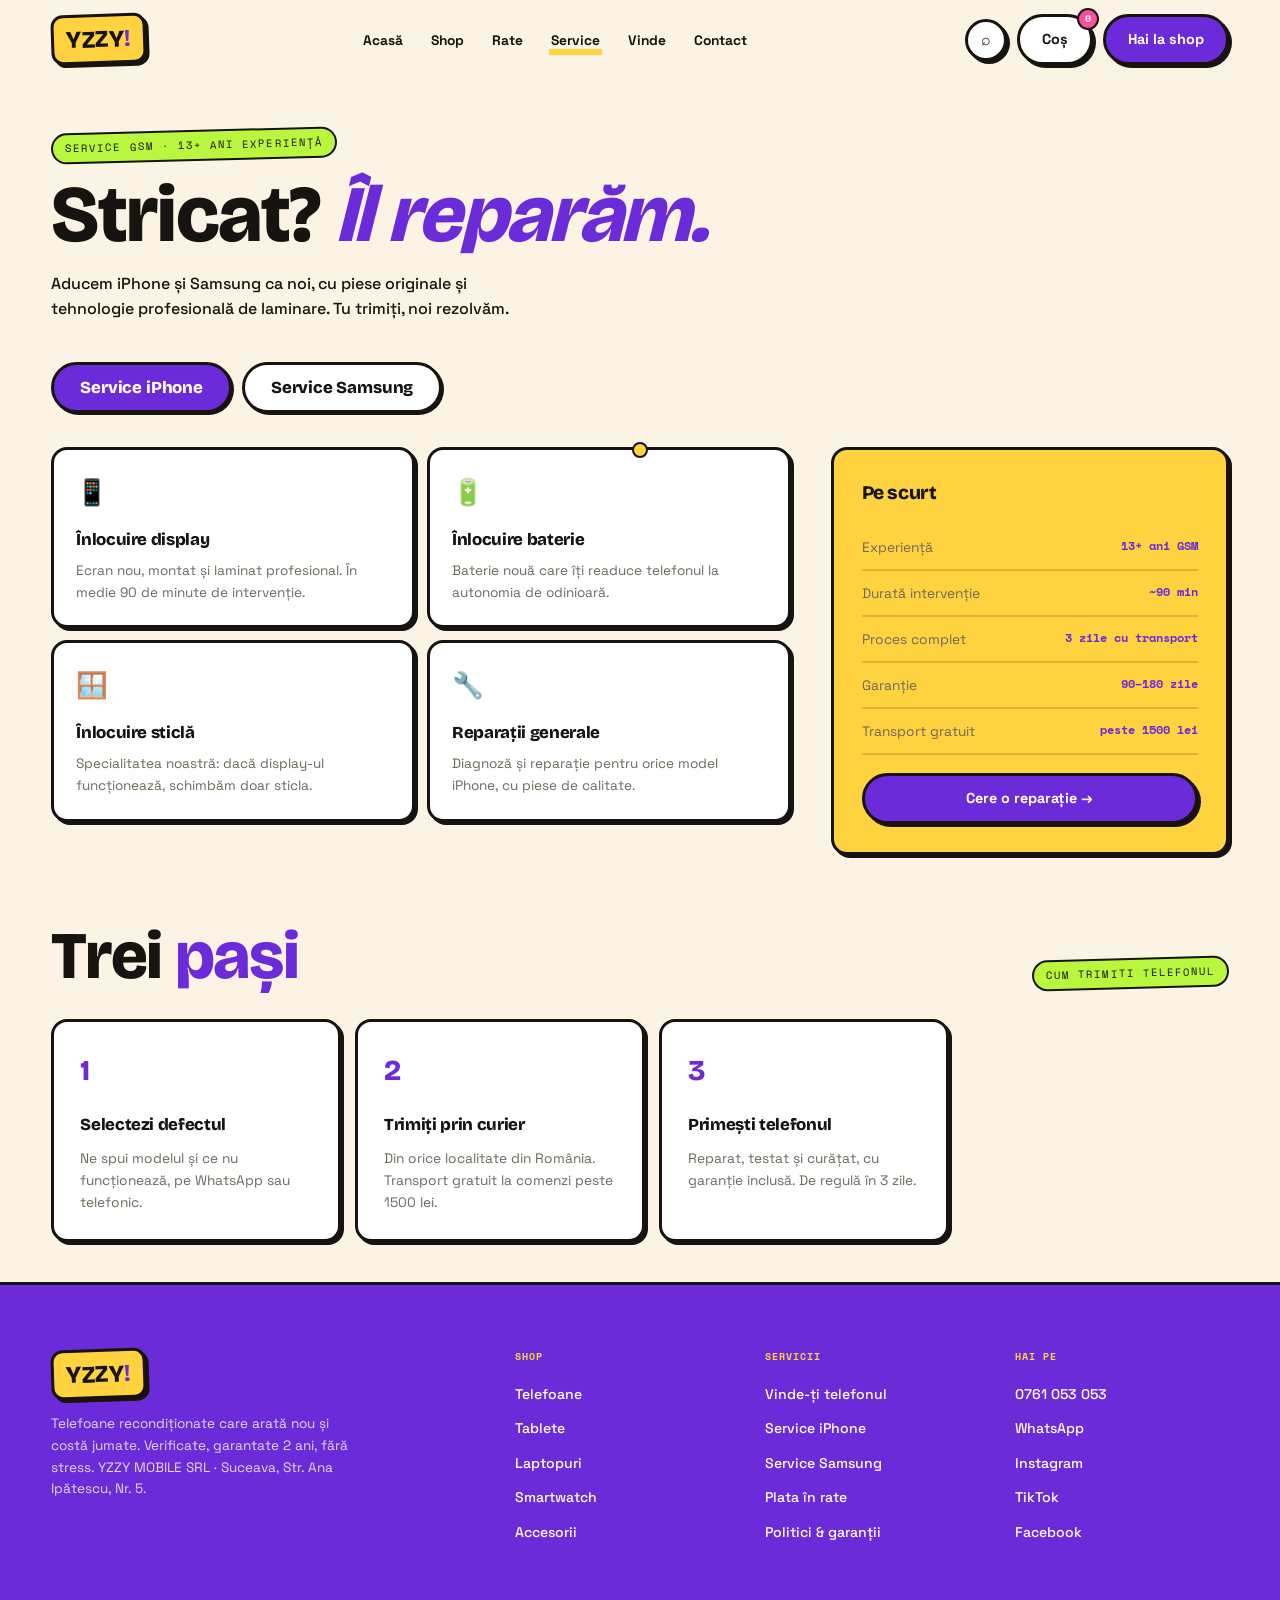
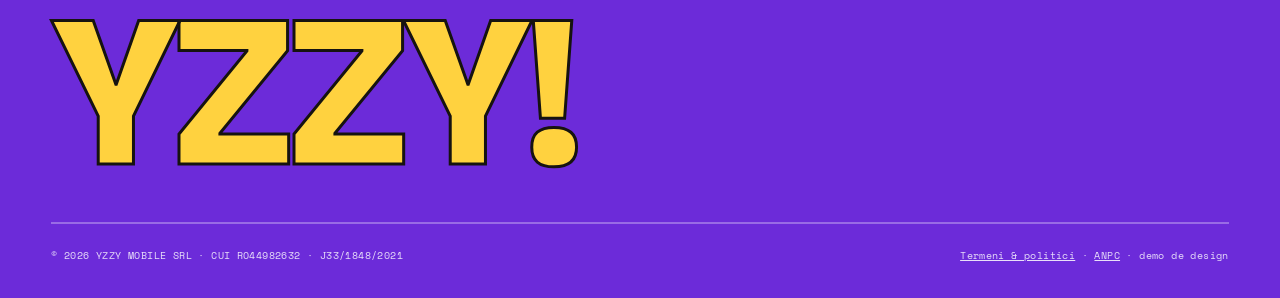
<file: service.html>
<!DOCTYPE html>
<html lang="ro">
<head>
<meta charset="UTF-8">
<meta name="viewport" content="width=device-width, initial-scale=1.0">
<title>Service iPhone & Samsung — YZZY! · Reparații cu piese originale</title>
<meta name="description" content="Service GSM cu peste 13 ani experiență: înlocuire display, baterie, sticlă, cu piese originale. Garanție 90–180 zile.">
<link rel="stylesheet" href="theme.css?v=1">
<style>
.srv-hero{padding:130px 4vw 40px}
.srv-hero h1{font-size:clamp(2.6rem,6.5vw,5rem);max-width:900px}
.srv-hero p{color:var(--ink);font-weight:500;max-width:480px;margin-top:18px}
.srv-tabs{display:flex;gap:10px;padding:0 4vw;margin-bottom:34px}
.srv-tab{font-family:var(--f-display);font-weight:800;font-size:1.05rem;padding:12px 26px;border-radius:100px;border:var(--bd);background:#fff;color:var(--ink);cursor:none;box-shadow:2px 2px 0 var(--ink);transition:transform .12s,box-shadow .12s,background .2s,color .2s;letter-spacing:-.01em}
.srv-tab.active{background:var(--violet);color:#fff}
.srv-tab:hover{transform:translate(-2px,-2px);box-shadow:4px 4px 0 var(--ink)}
.srv-panel{display:none;padding:0 4vw 40px}
.srv-panel.show{display:block}
.srv-grid{display:grid;grid-template-columns:1.3fr .7fr;gap:40px;align-items:start}
@media(max-width:900px){.srv-grid{grid-template-columns:1fr}}
.svc-list{display:grid;grid-template-columns:1fr 1fr;gap:12px}
@media(max-width:560px){.svc-list{grid-template-columns:1fr}}
.svc{background:#fff;border:var(--bd);border-radius:var(--radius);padding:22px;box-shadow:var(--shadow-sm);transition:transform .12s,box-shadow .12s}
.svc:hover{transform:translate(-2px,-2px);box-shadow:5px 5px 0 var(--ink)}
.svc .ic{font-size:1.6rem;margin-bottom:14px}
.svc h4{font-family:var(--f-display);font-weight:800;font-size:1.05rem;margin-bottom:6px;letter-spacing:-.02em}
.svc p{color:var(--muted);font-size:.85rem}
.srv-side{background:var(--yellow);border:var(--bd);border-radius:var(--radius);padding:28px;box-shadow:var(--shadow-sm)}
.srv-side h3{font-family:var(--f-display);font-weight:800;font-size:1.2rem;margin-bottom:16px;letter-spacing:-.02em}
.srv-fact{display:flex;justify-content:space-between;gap:12px;padding:11px 0;border-bottom:2px solid rgba(22,19,16,.15);font-size:.86rem}
.srv-fact:last-child{border-bottom:none}
.srv-fact span:first-child{color:var(--muted)}.srv-fact b{color:var(--violet);font-family:var(--f-mono);font-size:.78rem}
.proc{display:grid;grid-template-columns:repeat(3,1fr);gap:14px;padding:0 4vw 40px;max-width:1000px}
@media(max-width:760px){.proc{grid-template-columns:1fr}}
.proc .p3{background:#fff;border:var(--bd);border-radius:var(--radius);padding:26px;box-shadow:var(--shadow-sm)}
.proc .p3 .n{font-family:var(--f-display);font-weight:800;color:var(--violet);font-size:1.8rem;display:block;margin-bottom:18px;letter-spacing:-.03em}
.proc .p3 h4{font-family:var(--f-display);font-weight:800;font-size:1.05rem;margin-bottom:8px;letter-spacing:-.02em}
.proc .p3 p{color:var(--muted);font-size:.86rem}
</style>
</head>
<body>
<nav id="nav"></nav>

<header class="srv-hero">
  <span class="sec-num" style="display:inline-block;margin-bottom:16px">SERVICE GSM · 13+ ANI EXPERIENȚĂ</span>
  <h1 class="display">Stricat? <em class="violet">Îl reparăm.</em></h1>
  <p>Aducem iPhone și Samsung ca noi, cu piese originale și tehnologie profesională de laminare. Tu trimiți, noi rezolvăm.</p>
</header>

<div class="srv-tabs">
  <button class="srv-tab active" data-tab="iphone">Service iPhone</button>
  <button class="srv-tab" data-tab="samsung" id="samsung">Service Samsung</button>
</div>

<section class="srv-panel show" data-panel="iphone" style="padding-top:0">
  <div class="srv-grid">
    <div class="svc-list">
      <div class="svc"><div class="ic">📱</div><h4>Înlocuire display</h4><p>Ecran nou, montat și laminat profesional. În medie 90 de minute de intervenție.</p></div>
      <div class="svc"><div class="ic">🔋</div><h4>Înlocuire baterie</h4><p>Baterie nouă care îți readuce telefonul la autonomia de odinioară.</p></div>
      <div class="svc"><div class="ic">🪟</div><h4>Înlocuire sticlă</h4><p>Specialitatea noastră: dacă display-ul funcționează, schimbăm doar sticla.</p></div>
      <div class="svc"><div class="ic">🔧</div><h4>Reparații generale</h4><p>Diagnoză și reparație pentru orice model iPhone, cu piese de calitate.</p></div>
    </div>
    <aside class="srv-side">
      <h3>Pe scurt</h3>
      <div class="srv-fact"><span>Experiență</span><b>13+ ani GSM</b></div>
      <div class="srv-fact"><span>Durată intervenție</span><b>~90 min</b></div>
      <div class="srv-fact"><span>Proces complet</span><b>3 zile cu transport</b></div>
      <div class="srv-fact"><span>Garanție</span><b>90–180 zile</b></div>
      <div class="srv-fact"><span>Transport gratuit</span><b>peste 1500 lei</b></div>
      <a class="btn btn-violet" href="https://wa.me/+40761053053" style="width:100%;justify-content:center;margin-top:18px">Cere o reparație →</a>
    </aside>
  </div>
</section>

<section class="srv-panel" data-panel="samsung" style="padding-top:0">
  <div class="srv-grid">
    <div class="svc-list">
      <div class="svc"><div class="ic">📱</div><h4>Înlocuire display Samsung</h4><p>Piese originale Samsung, montate cu tehnologie folosită și în fabrici.</p></div>
      <div class="svc"><div class="ic">🔋</div><h4>Înlocuire baterie</h4><p>Autonomie ca nouă, cu componente originale și testare completă.</p></div>
      <div class="svc"><div class="ic">🪟</div><h4>Reparație sticlă</h4><p>Înlocuim sticla spartă păstrând display-ul funcțional, unde e posibil.</p></div>
      <div class="svc"><div class="ic">🔧</div><h4>Reparații generale</h4><p>Curățare, testare și reparație profesională pentru orice model Samsung.</p></div>
    </div>
    <aside class="srv-side">
      <h3>Pe scurt</h3>
      <div class="srv-fact"><span>Experiență</span><b>15+ ani GSM</b></div>
      <div class="srv-fact"><span>Piese</span><b>Originale Samsung</b></div>
      <div class="srv-fact"><span>Proces complet</span><b>max. 3 zile</b></div>
      <div class="srv-fact"><span>Garanție</span><b>90–180 zile</b></div>
      <div class="srv-fact"><span>Transport gratuit</span><b>peste 1500 lei</b></div>
      <a class="btn btn-violet" href="https://wa.me/+40761053053" style="width:100%;justify-content:center;margin-top:18px">Cere o reparație →</a>
    </aside>
  </div>
</section>

<div class="sec-head reveal" style="padding:30px 4vw 0;margin-bottom:30px">
  <h2 class="sec-title">Trei <em>pași</em></h2>
  <span class="sec-num">CUM TRIMITI TELEFONUL</span>
</div>
<div class="proc">
  <div class="p3 reveal"><span class="n">1</span><h4>Selectezi defectul</h4><p>Ne spui modelul și ce nu funcționează, pe WhatsApp sau telefonic.</p></div>
  <div class="p3 reveal"><span class="n">2</span><h4>Trimiți prin curier</h4><p>Din orice localitate din România. Transport gratuit la comenzi peste 1500 lei.</p></div>
  <div class="p3 reveal"><span class="n">3</span><h4>Primești telefonul</h4><p>Reparat, testat și curățat, cu garanție inclusă. De regulă în 3 zile.</p></div>
</div>

<footer id="footer"></footer>

<script src="data/catalog.js?v=1"></script>
<script src="app.js?v=1"></script>
<script>
renderNav('service.html');
renderFooter(document.getElementById('footer'));
document.querySelectorAll('.srv-tab').forEach(t=>t.addEventListener('click',()=>{
  document.querySelectorAll('.srv-tab').forEach(x=>x.classList.remove('active'));
  t.classList.add('active');
  document.querySelectorAll('.srv-panel').forEach(p=>p.classList.toggle('show',p.dataset.panel===t.dataset.tab));
}));
if(location.hash==='#samsung'){document.querySelector('[data-tab="samsung"]').click()}
initReveal();
</script>
</body>
</html>
</file>
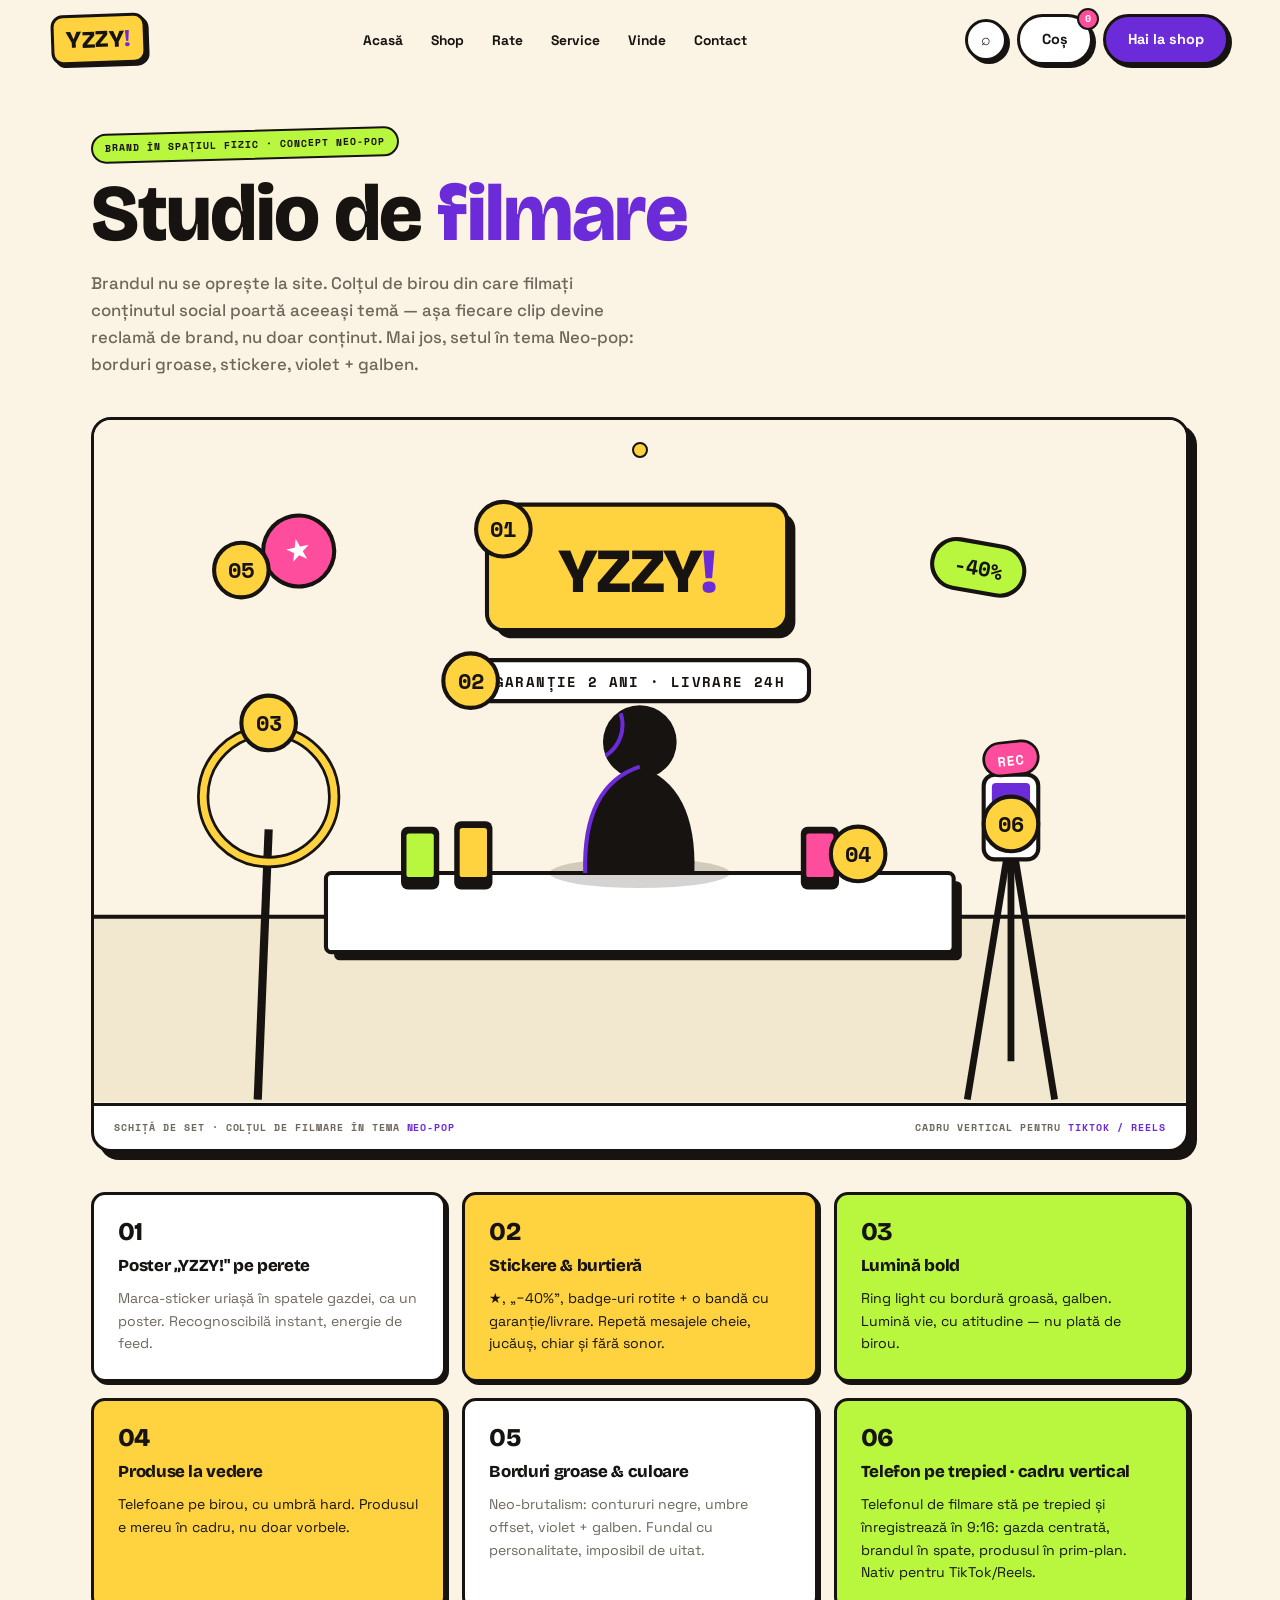
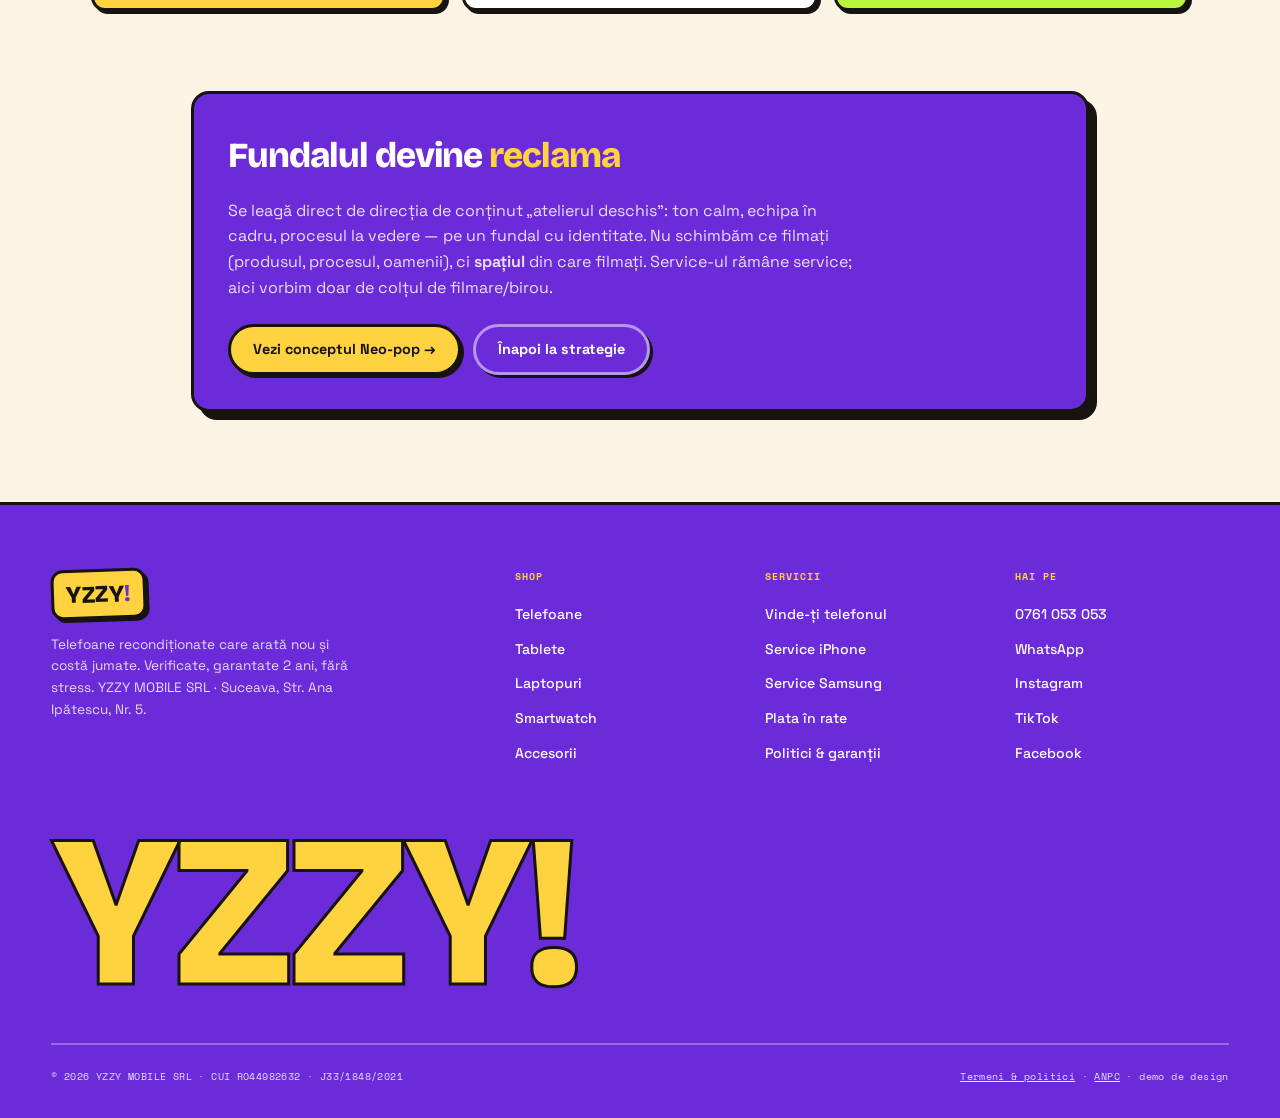
<file: studio.html>
<!DOCTYPE html>
<html lang="ro">
<head>
<meta charset="UTF-8">
<meta name="viewport" content="width=device-width, initial-scale=1.0">
<title>Studio de filmare — YZZY! · concept Neo-pop</title>
<meta name="description" content="Cum se transmite brandul YZZY pe fundalul de filmare: colțul de birou din care se filmează conținutul social, în tema Neo-pop (violet + galben, neo-brutalism Gen Z).">
<link rel="stylesheet" href="theme.css?v=1">
<style>
.st-hero{padding:130px 4vw 30px;max-width:1200px;margin:0 auto}
.st-hero h1{font-size:clamp(2.6rem,7vw,5rem)}
.st-hero p{color:var(--muted);max-width:560px;margin-top:18px;font-size:1.05rem;font-weight:500}
.st-wrap{max-width:1200px;margin:0 auto;padding:10px 4vw 40px}
.set{background:var(--card);border:var(--bd);border-radius:20px;overflow:hidden;box-shadow:var(--shadow-lg)}
.set svg{display:block;width:100%;height:auto}
.set-cap{font-family:var(--f-mono);font-size:.6rem;font-weight:700;letter-spacing:.1em;text-transform:uppercase;color:var(--muted);padding:14px 20px;border-top:3px solid var(--ink);display:flex;justify-content:space-between;flex-wrap:wrap;gap:10px}
.set-cap b{color:var(--violet)}
.els{display:grid;grid-template-columns:repeat(3,1fr);gap:16px;max-width:1200px;margin:0 auto;padding:0 4vw 50px}
@media(max-width:900px){.els{grid-template-columns:1fr 1fr}}
@media(max-width:560px){.els{grid-template-columns:1fr}}
.el{background:var(--card);border:var(--bd);border-radius:14px;padding:24px;box-shadow:var(--shadow-sm)}
.el:nth-child(2n){background:var(--yellow)}.el:nth-child(3n){background:var(--lime)}
.el .n{font-family:var(--f-display);font-weight:800;font-size:1.6rem;line-height:1;letter-spacing:-.03em;display:block;margin-bottom:8px}
.el h3{font-family:var(--f-display);font-weight:800;font-size:1.05rem;margin-bottom:8px;letter-spacing:-.02em}
.el p{color:var(--muted);font-size:.88rem}
.el:nth-child(2n) p,.el:nth-child(3n) p{color:var(--ink)}
.why{max-width:1000px;margin:0 auto;padding:30px 4vw 90px}
.why .band{background:var(--violet);color:#fff;border:var(--bd);border-radius:18px;padding:34px;box-shadow:var(--shadow-lg)}
.why .band h2{font-family:var(--f-display);font-weight:800;font-size:clamp(1.5rem,3vw,2.2rem);letter-spacing:-.03em;margin-bottom:14px}
.why .band h2 em{font-style:normal;color:var(--yellow)}
.why .band p{color:rgba(255,255,255,.85);max-width:640px}
.why .band .cta{display:flex;gap:12px;flex-wrap:wrap;margin-top:24px}
.why .band .btn-ghost{border-color:rgba(255,255,255,.5);color:#fff}
.sec-num{font-family:var(--f-mono);font-size:.62rem;font-weight:700;letter-spacing:.1em;text-transform:uppercase;color:var(--ink);background:var(--lime);border:2px solid var(--ink);padding:5px 12px;border-radius:100px;display:inline-block;margin-bottom:16px;transform:rotate(-1.5deg)}
</style>
</head>
<body>
<nav id="nav"></nav>

<header class="st-hero">
  <span class="sec-num">BRAND ÎN SPAȚIUL FIZIC · CONCEPT NEO-POP</span>
  <h1 class="display">Studio de <span class="violet">filmare</span></h1>
  <p>Brandul nu se oprește la site. Colțul de birou din care filmați conținutul social poartă aceeași temă — așa fiecare clip devine reclamă de brand, nu doar conținut. Mai jos, setul în tema Neo-pop: borduri groase, stickere, violet + galben.</p>
</header>

<div class="st-wrap">
  <div class="set">
    <svg viewBox="0 0 800 500" xmlns="http://www.w3.org/2000/svg" role="img" aria-label="Schiță a colțului de filmare YZZY în tema Neo-pop: perete cu poster YZZY!, stickere, birou cu produse, ring light și cameră pe trepied.">
      <rect width="800" height="500" fill="#FBF4E4"/>
      <!-- podea -->
      <rect y="364" width="800" height="136" fill="#F2E7CF"/>
      <line x1="0" y1="364" x2="800" y2="364" stroke="#161310" stroke-width="3"/>
      <!-- poster YZZY! (cu umbra hard) -->
      <rect x="294" y="68" width="220" height="92" rx="12" fill="#161310"/>
      <rect x="288" y="62" width="220" height="92" rx="12" fill="#FFD23F" stroke="#161310" stroke-width="3"/>
      <text x="398" y="126" text-anchor="middle" font-family="'Bricolage Grotesque','Space Grotesk',sans-serif" font-weight="800" font-size="46" fill="#161310" letter-spacing="-2">YZZY<tspan fill="#6C2BD9">!</tspan></text>
      <!-- sticker star top-stanga -->
      <g transform="translate(150,96) rotate(-12)"><circle r="26" fill="#FF4D9D" stroke="#161310" stroke-width="3"/><text y="7" text-anchor="middle" font-family="sans-serif" font-size="22" fill="#fff">★</text></g>
      <!-- sticker -40% top-dreapta -->
      <g transform="translate(648,108) rotate(10)"><rect x="-34" y="-18" width="68" height="36" rx="18" fill="#B9F73E" stroke="#161310" stroke-width="3"/><text y="6" text-anchor="middle" font-family="'Space Mono',monospace" font-weight="700" font-size="15" fill="#161310">-40%</text></g>
      <!-- burtiera benefits -->
      <rect x="276" y="176" width="248" height="30" rx="8" fill="#fff" stroke="#161310" stroke-width="3"/>
      <text x="400" y="196" text-anchor="middle" font-family="'Space Mono',monospace" font-weight="700" font-size="10" letter-spacing="1" fill="#161310">GARANȚIE 2 ANI · LIVRARE 24H</text>
      <!-- birou (umbra hard) -->
      <rect x="176" y="338" width="460" height="58" rx="4" fill="#161310"/>
      <rect x="170" y="332" width="460" height="58" rx="4" fill="#fff" stroke="#161310" stroke-width="3"/>
      <!-- produse -->
      <g>
        <rect x="225" y="298" width="28" height="46" rx="5" fill="#161310"/><rect x="229" y="303" width="20" height="32" rx="2" fill="#B9F73E"/>
        <rect x="264" y="294" width="28" height="50" rx="5" fill="#161310"/><rect x="268" y="299" width="20" height="36" rx="2" fill="#FFD23F"/>
        <rect x="518" y="298" width="28" height="46" rx="5" fill="#161310"/><rect x="522" y="303" width="20" height="32" rx="2" fill="#FF4D9D"/>
      </g>
      <!-- gazda (silueta) bold cu rim violet -->
      <g>
        <ellipse cx="400" cy="332" rx="66" ry="11" fill="#161310" opacity="0.18"/>
        <path d="M360 332 Q358 268 400 254 Q442 268 440 332 Z" fill="#161310"/>
        <circle cx="400" cy="236" r="27" fill="#161310"/>
        <path d="M360 332 Q358 268 400 254" fill="none" stroke="#6C2BD9" stroke-width="3"/>
        <path d="M375 246 A27 27 0 0 0 386 215" fill="none" stroke="#6C2BD9" stroke-width="3"/>
      </g>
      <!-- ring light bold -->
      <line x1="120" y1="498" x2="128" y2="300" stroke="#161310" stroke-width="6"/>
      <circle cx="128" cy="276" r="48" fill="none" stroke="#161310" stroke-width="9"/>
      <circle cx="128" cy="276" r="48" fill="none" stroke="#FFD23F" stroke-width="5"/>
      <!-- camera / telefon pe trepied -->
      <g>
        <line x1="672" y1="302" x2="640" y2="498" stroke="#161310" stroke-width="5"/>
        <line x1="672" y1="302" x2="704" y2="498" stroke="#161310" stroke-width="5"/>
        <line x1="672" y1="302" x2="672" y2="470" stroke="#161310" stroke-width="5"/>
        <rect x="652" y="260" width="40" height="62" rx="8" fill="#fff" stroke="#161310" stroke-width="3"/>
        <rect x="658" y="266" width="28" height="42" rx="3" fill="#6C2BD9"/>
        <g transform="translate(672,248) rotate(-6)"><rect x="-20" y="-12" width="40" height="24" rx="12" fill="#FF4D9D" stroke="#161310" stroke-width="2"/><text y="5" text-anchor="middle" font-family="'Space Mono',monospace" font-weight="700" font-size="10" fill="#fff">REC</text></g>
      </g>
      <!-- numere de identificare (stickere) -->
      <g font-family="'Space Mono',monospace" font-weight="700" font-size="16" text-anchor="middle">
        <circle cx="300" cy="80" r="20" fill="#FFD23F" stroke="#161310" stroke-width="3"/><text x="300" y="86" fill="#161310">01</text>
        <circle cx="276" cy="191" r="20" fill="#FFD23F" stroke="#161310" stroke-width="3"/><text x="276" y="197" fill="#161310">02</text>
        <circle cx="128" cy="222" r="20" fill="#FFD23F" stroke="#161310" stroke-width="3"/><text x="128" y="228" fill="#161310">03</text>
        <circle cx="560" cy="318" r="20" fill="#FFD23F" stroke="#161310" stroke-width="3"/><text x="560" y="324" fill="#161310">04</text>
        <circle cx="108" cy="110" r="20" fill="#FFD23F" stroke="#161310" stroke-width="3"/><text x="108" y="116" fill="#161310">05</text>
        <circle cx="672" cy="296" r="20" fill="#FFD23F" stroke="#161310" stroke-width="3"/><text x="672" y="302" fill="#161310">06</text>
      </g>
    </svg>
    <div class="set-cap"><span>Schiță de set · colțul de filmare în tema <b>Neo-pop</b></span><span>Cadru vertical pentru <b>TikTok / Reels</b></span></div>
  </div>
</div>

<section class="els" style="padding-top:0">
  <div class="el"><span class="n">01</span><h3>Poster „YZZY!" pe perete</h3><p>Marca-sticker uriașă în spatele gazdei, ca un poster. Recognoscibilă instant, energie de feed.</p></div>
  <div class="el"><span class="n">02</span><h3>Stickere & burtieră</h3><p>★, „−40%", badge-uri rotite + o bandă cu garanție/livrare. Repetă mesajele cheie, jucăuș, chiar și fără sonor.</p></div>
  <div class="el"><span class="n">03</span><h3>Lumină bold</h3><p>Ring light cu bordură groasă, galben. Lumină vie, cu atitudine — nu plată de birou.</p></div>
  <div class="el"><span class="n">04</span><h3>Produse la vedere</h3><p>Telefoane pe birou, cu umbră hard. Produsul e mereu în cadru, nu doar vorbele.</p></div>
  <div class="el"><span class="n">05</span><h3>Borduri groase & culoare</h3><p>Neo-brutalism: contururi negre, umbre offset, violet + galben. Fundal cu personalitate, imposibil de uitat.</p></div>
  <div class="el"><span class="n">06</span><h3>Telefon pe trepied · cadru vertical</h3><p>Telefonul de filmare stă pe trepied și înregistrează în 9:16: gazda centrată, brandul în spate, produsul în prim-plan. Nativ pentru TikTok/Reels.</p></div>
</section>

<section class="why">
  <div class="band">
    <h2>Fundalul devine <em>reclama</em></h2>
    <p>Se leagă direct de direcția de conținut „atelierul deschis": ton calm, echipa în cadru, procesul la vedere — pe un fundal cu identitate. Nu schimbăm ce filmați (produsul, procesul, oamenii), ci <b>spațiul</b> din care filmați. Service-ul rămâne service; aici vorbim doar de colțul de filmare/birou.</p>
    <div class="cta">
      <a class="btn btn-yellow" href="index.html">Vezi conceptul Neo-pop →</a>
      <a class="btn btn-ghost" href="prezentare.html">Înapoi la strategie</a>
    </div>
  </div>
</section>

<footer id="footer"></footer>

<script src="data/catalog.js?v=1"></script>
<script src="app.js?v=1"></script>
<script>
renderNav('');
renderFooter(document.getElementById('footer'));
</script>
</body>
</html>
</file>
<file: theme.css>
/* YZZY — NEO-POP · temă comună (violet + galben, neo-brutalism Gen Z) */
@import url('https://fonts.googleapis.com/css2?family=Bricolage+Grotesque:opsz,wght@12..96,600;12..96,700;12..96,800&family=Space+Grotesk:wght@400;500;700&family=Space+Mono:wght@400;700&display=swap');

:root{
  --paper:#FBF4E4;
  --paper-2:#F2E7CF;
  --card:#FFFFFF;
  --ink:#161310;
  --violet:#6C2BD9;
  --violet-deep:#4A1A9E;
  --yellow:#FFD23F;
  --pink:#FF4D9D;
  --lime:#B9F73E;
  --muted:#6E675C;
  --shadow:5px 5px 0 var(--ink);
  --shadow-sm:3px 3px 0 var(--ink);
  --shadow-lg:8px 8px 0 var(--ink);
  --bd:3px solid var(--ink);
  --radius:16px;
  --f-display:'Bricolage Grotesque',sans-serif;
  --f-text:'Space Grotesk',sans-serif;
  --f-mono:'Space Mono',monospace;
}
*{margin:0;padding:0;box-sizing:border-box}
html{scroll-behavior:smooth}
body{background:var(--paper);color:var(--ink);font-family:var(--f-text);font-size:16px;line-height:1.6;-webkit-font-smoothing:antialiased;overflow-x:hidden;cursor:none}
::selection{background:var(--yellow);color:var(--ink)}
a{color:inherit}
img{max-width:100%}

.display{font-family:var(--f-display);font-weight:800;letter-spacing:-.02em;line-height:.95}
.mono{font-family:var(--f-mono);letter-spacing:.02em;text-transform:uppercase}
.violet{color:var(--violet)}
.muted{color:var(--muted)}
.hl{background:var(--yellow);padding:0 .12em;box-decoration-break:clone;-webkit-box-decoration-break:clone}
.hl-v{background:var(--violet);color:#fff;padding:0 .12em;box-decoration-break:clone;-webkit-box-decoration-break:clone}

/* ---------- cursor sticker ---------- */
.cur{position:fixed;width:16px;height:16px;border-radius:50%;background:var(--yellow);border:2px solid var(--ink);pointer-events:none;z-index:10000;transform:translate(-50%,-50%);transition:width .18s,height .18s,background .18s}
.cur.big{width:46px;height:46px;background:var(--violet)}
@media(hover:none){.cur{display:none}body{cursor:auto}}

/* ---------- nav ---------- */
nav{position:fixed;top:0;left:0;right:0;z-index:100;display:flex;align-items:center;justify-content:space-between;gap:16px;padding:14px 4vw;transition:background .3s;border-bottom:3px solid transparent}
nav.scrolled{background:var(--paper);border-bottom-color:var(--ink)}
.logo{text-decoration:none;display:inline-flex;align-items:center;transition:transform .2s}
.logo:hover{transform:rotate(-3deg) scale(1.04)}
.logo .sticker{font-family:var(--f-display);font-weight:800;font-size:1.5rem;letter-spacing:-.02em;background:var(--yellow);color:var(--ink);border:var(--bd);border-radius:12px;padding:3px 12px;box-shadow:var(--shadow-sm);transform:rotate(-2deg);display:inline-block}
.logo .sticker b{color:var(--violet)}
.nav-links{display:flex;gap:24px;list-style:none}
.nav-links a{font-family:var(--f-text);font-size:.86rem;font-weight:700;color:var(--ink);text-decoration:none;padding:4px 2px;transition:color .15s;position:relative}
.nav-links a::after{content:"";position:absolute;left:0;right:0;bottom:-2px;height:6px;background:var(--yellow);z-index:-1;transform:scaleX(0);transform-origin:left;transition:transform .2s}
.nav-links a:hover,.nav-links a.active{color:var(--ink)}
.nav-links a:hover::after,.nav-links a.active::after{transform:scaleX(1)}
.nav-cta{display:flex;gap:10px;align-items:center}
.btn{display:inline-flex;align-items:center;justify-content:center;gap:8px;font-family:var(--f-text);font-weight:700;font-size:.9rem;padding:11px 22px;border-radius:100px;text-decoration:none;border:var(--bd);cursor:none;box-shadow:var(--shadow-sm);transition:transform .12s,box-shadow .12s,background .2s,color .2s}
.btn:hover{transform:translate(-2px,-2px);box-shadow:5px 5px 0 var(--ink)}
.btn:active{transform:translate(2px,2px);box-shadow:0 0 0 var(--ink)}
.btn-violet{background:var(--violet);color:#fff}
.btn-yellow{background:var(--yellow);color:var(--ink)}
.btn-white{background:#fff;color:var(--ink)}
#cartBtn{position:relative}
.cart-count{position:absolute;top:-9px;right:-9px;min-width:22px;height:22px;border-radius:100px;background:var(--pink);color:#fff;border:2px solid var(--ink);font-family:var(--f-mono);font-size:.62rem;font-weight:700;display:grid;place-items:center;padding:0 5px}
.icon-btn{width:42px;height:42px;border-radius:50%;border:var(--bd);background:#fff;color:var(--ink);cursor:none;display:grid;place-items:center;font-size:1rem;box-shadow:var(--shadow-sm);transition:transform .12s,box-shadow .12s,background .2s}
.icon-btn:hover{transform:translate(-2px,-2px);box-shadow:5px 5px 0 var(--ink);background:var(--yellow)}
@media(max-width:980px){.nav-links{display:none}}

/* ---------- marquee ---------- */
.marq{background:var(--violet);border-top:3px solid var(--ink);border-bottom:3px solid var(--ink);overflow:hidden;padding:12px 0}
.marq-track{display:flex;gap:18px;width:max-content;animation:scroll 24s linear infinite}
.marq-track:hover{animation-play-state:paused}
.marq-track span{font-family:var(--f-display);font-weight:800;font-size:1rem;text-transform:uppercase;color:#fff;white-space:nowrap;display:flex;align-items:center;gap:18px;letter-spacing:.01em}
.marq-track i{font-style:normal;color:var(--yellow);font-size:1.1rem}
@keyframes scroll{to{transform:translateX(-50%)}}

/* ---------- secțiuni ---------- */
section{padding:84px 4vw;position:relative}
.sec-head{display:flex;align-items:flex-end;justify-content:space-between;gap:24px;margin-bottom:44px;flex-wrap:wrap}
.sec-num{font-family:var(--f-mono);font-size:.66rem;letter-spacing:.1em;text-transform:uppercase;color:var(--ink);background:var(--lime);border:2px solid var(--ink);padding:5px 12px;border-radius:100px;transform:rotate(-1.5deg)}
.sec-title{font-family:var(--f-display);font-weight:800;font-size:clamp(2.1rem,5.2vw,4.2rem);line-height:.96;letter-spacing:-.02em}
.sec-title em{font-style:normal;color:var(--violet)}
.reveal{opacity:0;transform:translateY(34px);transition:opacity .6s cubic-bezier(.22,1,.36,1),transform .6s cubic-bezier(.22,1,.36,1)}
.reveal.in{opacity:1;transform:none}

/* ---------- board ---------- */
.board{background:var(--card);border:var(--bd);border-radius:var(--radius);overflow:hidden;box-shadow:var(--shadow)}
.board-row{display:flex;gap:14px;align-items:center;padding:15px 20px;border-bottom:2px solid var(--ink);font-size:.86rem;text-decoration:none;transition:background .15s}
.board-row:last-child{border-bottom:none}
a.board-row:hover{background:var(--yellow)}
.board-row .col-name{flex:2;min-width:0;color:var(--ink);font-weight:700;white-space:nowrap;overflow:hidden;text-overflow:ellipsis}
.board-row .col-state{width:120px;color:var(--violet);flex:none;font-family:var(--f-mono);font-size:.7rem;font-weight:700;text-transform:uppercase}
.board-row .col-tag{flex:1.4;min-width:0;color:var(--muted);font-family:var(--f-mono);font-size:.68rem;white-space:nowrap;overflow:hidden;text-overflow:ellipsis}
.board-row .col-price{color:var(--ink);font-family:var(--f-display);font-weight:800;font-size:1.05rem;flex:none}
.board-head{background:var(--paper-2)}
.board-head .col-state,.board-head .col-price,.board-head .col-name{color:var(--muted);font-family:var(--f-mono);font-weight:400;font-size:.64rem;text-transform:uppercase}

/* ---------- carduri produs ---------- */
.pgrid{display:grid;grid-template-columns:repeat(4,1fr);gap:18px}
.pcard{position:relative;background:var(--card);border:var(--bd);border-radius:var(--radius);padding:16px;display:flex;flex-direction:column;gap:5px;text-decoration:none;color:var(--ink);box-shadow:var(--shadow);transition:transform .15s,box-shadow .15s}
.pcard:hover{transform:translate(-3px,-3px);box-shadow:8px 8px 0 var(--ink)}
.pvis{position:relative;height:170px;border:2px solid var(--ink);border-radius:12px;background:var(--paper-2);display:grid;place-items:center;margin-bottom:12px;overflow:hidden}
.pvis img{max-width:74%;max-height:82%;object-fit:contain;mix-blend-mode:multiply;transition:transform .3s cubic-bezier(.34,1.56,.64,1)}
.pcard:hover .pvis img{transform:scale(1.07) rotate(-2deg)}
.ptag{position:absolute;top:-10px;left:10px;z-index:2;font-family:var(--f-mono);font-size:.58rem;font-weight:700;letter-spacing:.04em;text-transform:uppercase;color:var(--ink);background:var(--yellow);border:2px solid var(--ink);padding:4px 9px;border-radius:100px;transform:rotate(-3deg);box-shadow:2px 2px 0 var(--ink)}
.pname{font-weight:700;font-size:.95rem;line-height:1.3;display:-webkit-box;-webkit-line-clamp:2;-webkit-box-orient:vertical;overflow:hidden;min-height:2.5em}
.pstate{font-family:var(--f-mono);font-size:.6rem;text-transform:uppercase;color:var(--muted)}
.pfoot{display:flex;align-items:center;justify-content:space-between;margin-top:12px}
.pprice{font-family:var(--f-display);font-weight:800;font-size:1.35rem;letter-spacing:-.02em}
.pprice s{font-family:var(--f-mono);font-weight:400;font-size:.62rem;color:var(--muted);margin-right:6px;letter-spacing:0}
.padd{width:40px;height:40px;border-radius:50%;background:var(--violet);border:2px solid var(--ink);color:#fff;font-size:1.2rem;cursor:none;display:grid;place-items:center;box-shadow:2px 2px 0 var(--ink);transition:transform .12s,box-shadow .12s,background .2s}
.padd:hover{background:var(--yellow);color:var(--ink);transform:translate(-1px,-1px) rotate(90deg);box-shadow:3px 3px 0 var(--ink)}
@media(max-width:1100px){.pgrid{grid-template-columns:repeat(3,1fr)}}
@media(max-width:820px){.pgrid{grid-template-columns:repeat(2,1fr)}}
@media(max-width:520px){.pgrid{grid-template-columns:1fr}}

/* ---------- pills ---------- */
.pills{display:flex;gap:8px;flex-wrap:wrap}
.pill{font-family:var(--f-text);font-size:.82rem;font-weight:700;padding:9px 18px;border-radius:100px;border:var(--bd);background:#fff;color:var(--ink);cursor:none;transition:transform .12s,box-shadow .12s,background .15s;box-shadow:2px 2px 0 var(--ink);text-decoration:none}
.pill:hover{transform:translate(-2px,-2px);box-shadow:4px 4px 0 var(--ink)}
.pill.active{background:var(--violet);color:#fff}

/* ---------- parteneri ---------- */
.partner-tile{background:#fff;border:var(--bd);border-radius:14px;padding:16px 20px;display:grid;place-items:center;text-decoration:none;box-shadow:var(--shadow-sm);transition:transform .12s,box-shadow .12s;min-height:84px}
.partner-tile img{max-height:42px;max-width:100%;object-fit:contain}
.partner-tile:hover{transform:translate(-3px,-3px);box-shadow:6px 6px 0 var(--ink)}

/* ---------- footer ---------- */
footer{border-top:3px solid var(--ink);padding:64px 4vw 34px;background:var(--violet);color:#fff}
.foot-grid{display:grid;grid-template-columns:2fr 1fr 1fr 1fr;gap:36px;margin-bottom:50px}
.foot-grid h5{font-family:var(--f-mono);font-size:.62rem;letter-spacing:.1em;text-transform:uppercase;color:var(--yellow);margin-bottom:16px}
.foot-grid ul{list-style:none}
.foot-grid li{margin-bottom:9px}
.foot-grid a{color:#fff;text-decoration:none;font-size:.88rem;font-weight:500;transition:color .2s}
.foot-grid a:hover{color:var(--yellow)}
.foot-brand p{color:rgba(255,255,255,.82);font-size:.85rem;max-width:300px;margin-top:14px}
.foot-mega{font-family:var(--f-display);font-weight:800;font-size:clamp(4rem,17vw,15rem);line-height:.82;letter-spacing:-.03em;color:var(--yellow);-webkit-text-stroke:3px var(--ink);margin:10px 0 40px}
.foot-bottom{display:flex;justify-content:space-between;gap:18px;flex-wrap:wrap;border-top:2px solid rgba(255,255,255,.3);padding-top:24px;font-family:var(--f-mono);font-size:.62rem;letter-spacing:.04em;color:rgba(255,255,255,.85)}
.foot-bottom a{color:inherit}
@media(max-width:900px){.foot-grid{grid-template-columns:1fr 1fr}}

/* ---------- toast ---------- */
.toast{position:fixed;bottom:24px;left:50%;transform:translate(-50%,90px) rotate(-1.5deg);background:var(--yellow);color:var(--ink);border:var(--bd);font-family:var(--f-display);font-weight:700;font-size:.9rem;padding:13px 22px;border-radius:100px;z-index:300;transition:transform .35s cubic-bezier(.34,1.56,.64,1);pointer-events:none;box-shadow:var(--shadow)}
.toast.show{transform:translate(-50%,0) rotate(-1.5deg)}
.toast b{color:var(--violet)}

/* ---------- search ---------- */
.search-ov{position:fixed;inset:0;background:rgba(108,43,217,.95);backdrop-filter:blur(6px);z-index:250;display:none;padding:14vh 6vw 0;flex-direction:column;align-items:center}
.search-ov.show{display:flex}
.search-ov input{width:min(640px,100%);background:#fff;border:var(--bd);box-shadow:var(--shadow);color:var(--ink);font-family:var(--f-display);font-weight:800;font-size:clamp(1.4rem,4vw,2.4rem);padding:14px 18px;border-radius:14px;outline:none}
.search-ov input::placeholder{color:#B8B0A2}
.search-res{width:min(640px,100%);margin-top:18px;max-height:50vh;overflow:auto}
.search-res a{display:flex;justify-content:space-between;gap:14px;padding:13px 16px;background:#fff;border:2px solid var(--ink);border-radius:10px;margin-bottom:8px;text-decoration:none;color:var(--ink);font-size:.9rem;font-weight:500;transition:background .15s}
.search-res a:hover{background:var(--yellow)}
.search-res a b{font-family:var(--f-display);font-weight:800;white-space:nowrap}
.search-close{position:absolute;top:26px;right:5vw;background:var(--yellow)}

@media(prefers-reduced-motion:reduce){*{animation-duration:.01ms !important;transition-duration:.01ms !important}}
</file>
